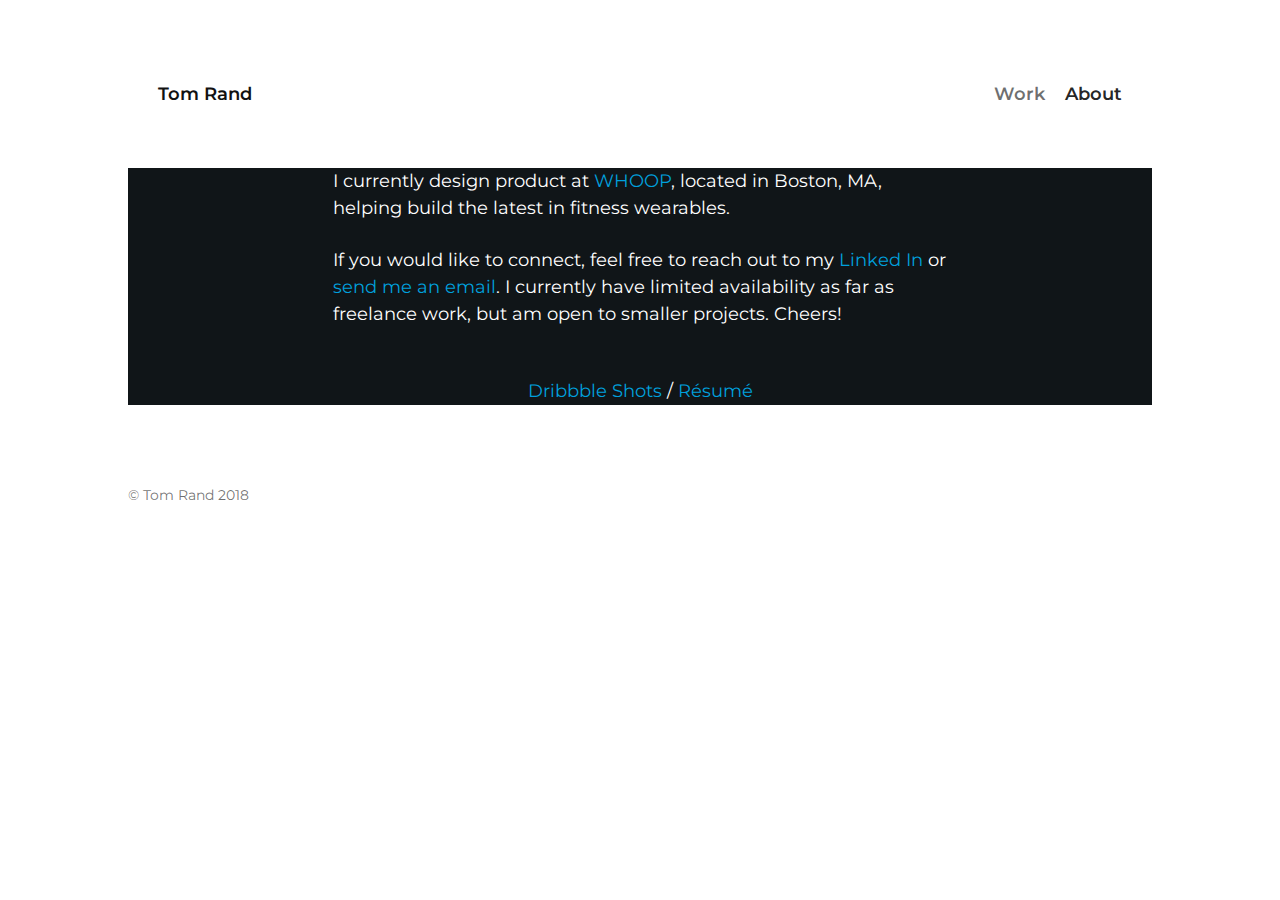
<file: about.html>
<!DOCTYPE html>
<html lang="en">
<head>

  <!-- Basic Page Needs
  –––––––––––––––––––––––––––––––––––––––––––––––––– -->
  <meta charset="utf-8">
  <title>Tom Rand</title>
  <meta name="description" content="">
  <meta name="author" content="">

  <!-- Mobile Specific Metas
  –––––––––––––––––––––––––––––––––––––––––––––––––– -->
  <meta name="viewport" content="width=device-width, initial-scale=1">

  <!-- FONT
  –––––––––––––––––––––––––––––––––––––––––––––––––– -->
  <link href='http://fonts.googleapis.com/css?family=Montserrat:400,700' rel='stylesheet' type='text/css'>

  <!-- CSS
  –––––––––––––––––––––––––––––––––––––––––––––––––– -->
  <link rel="stylesheet" href="css/normalize.css">
  <link rel="stylesheet" href="css/skeleton.css">
  <link rel="stylesheet" type="text/css" href="css/main.css">

  <!-- Favicon
  –––––––––––––––––––––––––––––––––––––––––––––––––– -->
  <link rel="icon" type="image/png" href="images/favicon.ico">
  
    <!-- Hotjar Tracking Code for http://www.tomrand.me -->
    <script>
        (function(h,o,t,j,a,r){
            h.hj=h.hj||function(){(h.hj.q=h.hj.q||[]).push(arguments)};
            h._hjSettings={hjid:159412,hjsv:5};
            a=o.getElementsByTagName('head')[0];
            r=o.createElement('script');r.async=1;
            r.src=t+h._hjSettings.hjid+j+h._hjSettings.hjsv;
            a.appendChild(r);
        })(window,document,'//static.hotjar.com/c/hotjar-','.js?sv=');
    </script>

  

</head>



<body>

  <!-- Primary Page Layout
  –––––––––––––––––––––––––––––––––––––––––––––––––– -->
  <div class="container">
    <div class="row">
      <div class="one-column" style="margin-top: 5%">
        <section id="header" class='row'>
         <header>
            <p>Tom Rand</p>
            <nav>
              <ul>
                <li><a href="index.html">Work</a></li>
                <li><a class="active" href="about.html">About</a></li>
              </ul>   
              <div style="clear:both"></div>
            </nav>
          </header> 
      </section>

    	<section class="about">
        <div class="one-column" style="padding: 0">
        	<p>I currently design product at <a href="www.infinio.com" target="_blank">WHOOP</a>, located in Boston, MA, helping build the latest in fitness wearables.</p>
          <p>If you would like to connect, feel free to reach out to my <a href="http://www.linkedin.com/in/thomasrand" target="_blank">Linked In</a> or <a href="mailto:trand87@gmail.com">send me an email</a>.  I currently have limited availability as far as freelance work, but am open to smaller projects.  Cheers!</p>	
          <div class="work-samples">
            <p><a href="https://dribbble.com/tomrand" target="_blank">Dribbble Shots</a><span> / </span><a href="/images/TomRandResume.pdf" target="_blank">Résumé</a></p>
          </div>  
        </div>     
      </section>
     
      </div>
    </div>
    <section class='footer'>
      <p>© Tom Rand 2018</p>
    </section>
  </div>

<!-- End Document
  –––––––––––––––––––––––––––––––––––––––––––––––––– -->

  <script type="text/javascript" src="js/jquery-1.11.2.min.js"></script>
  <script type="text/javascript" src="js/jquery-ui.js"></script>
  <script type="text/javascript" src="js/main.js"></script>
  <script type="text/javascript" src="js/flowtype.js"></script>
  <script type="text/javascript">
    // Initialize FlowType Plugin
  $('body').flowtype({
     minimum   : 320,
     maximum   : 1200,
     minFont   : 14,
     maxFont   : 18,
     fontRatio : 30
  });
  </script>
</body>

</html>
</file>
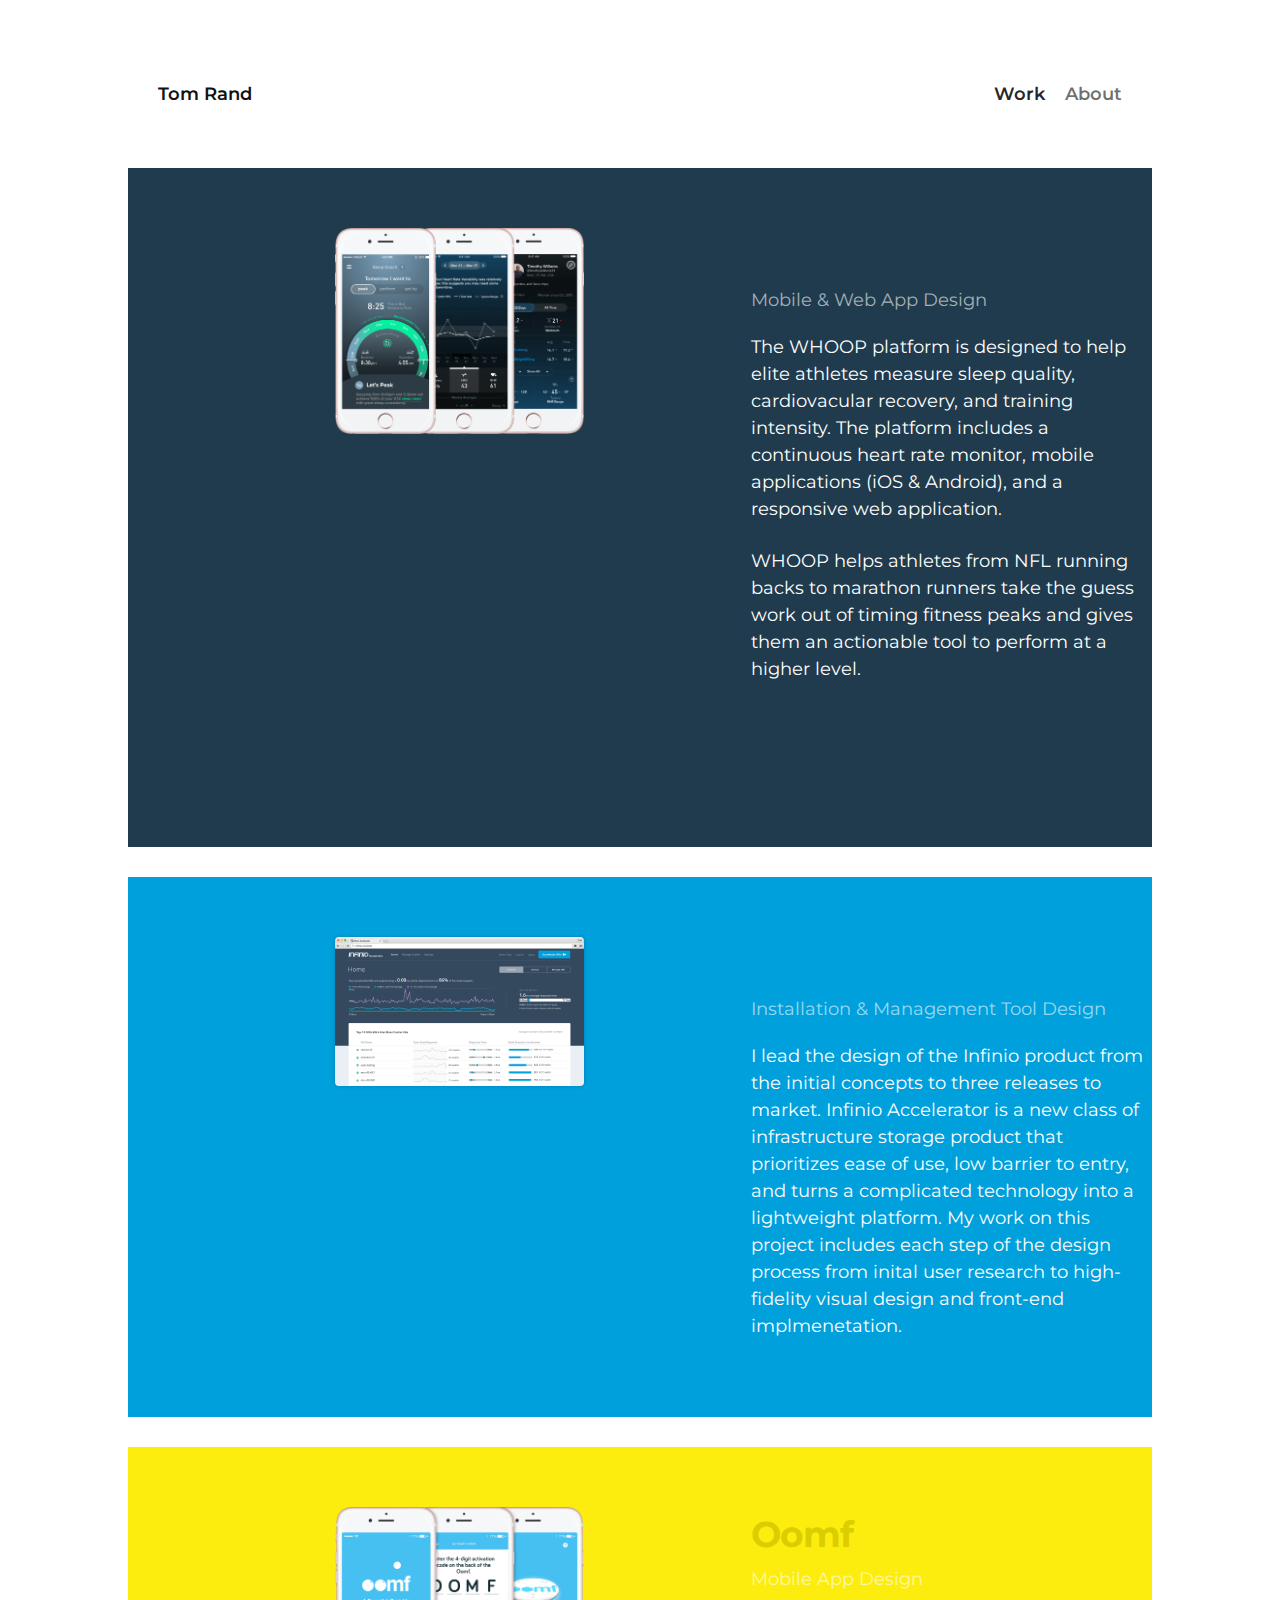
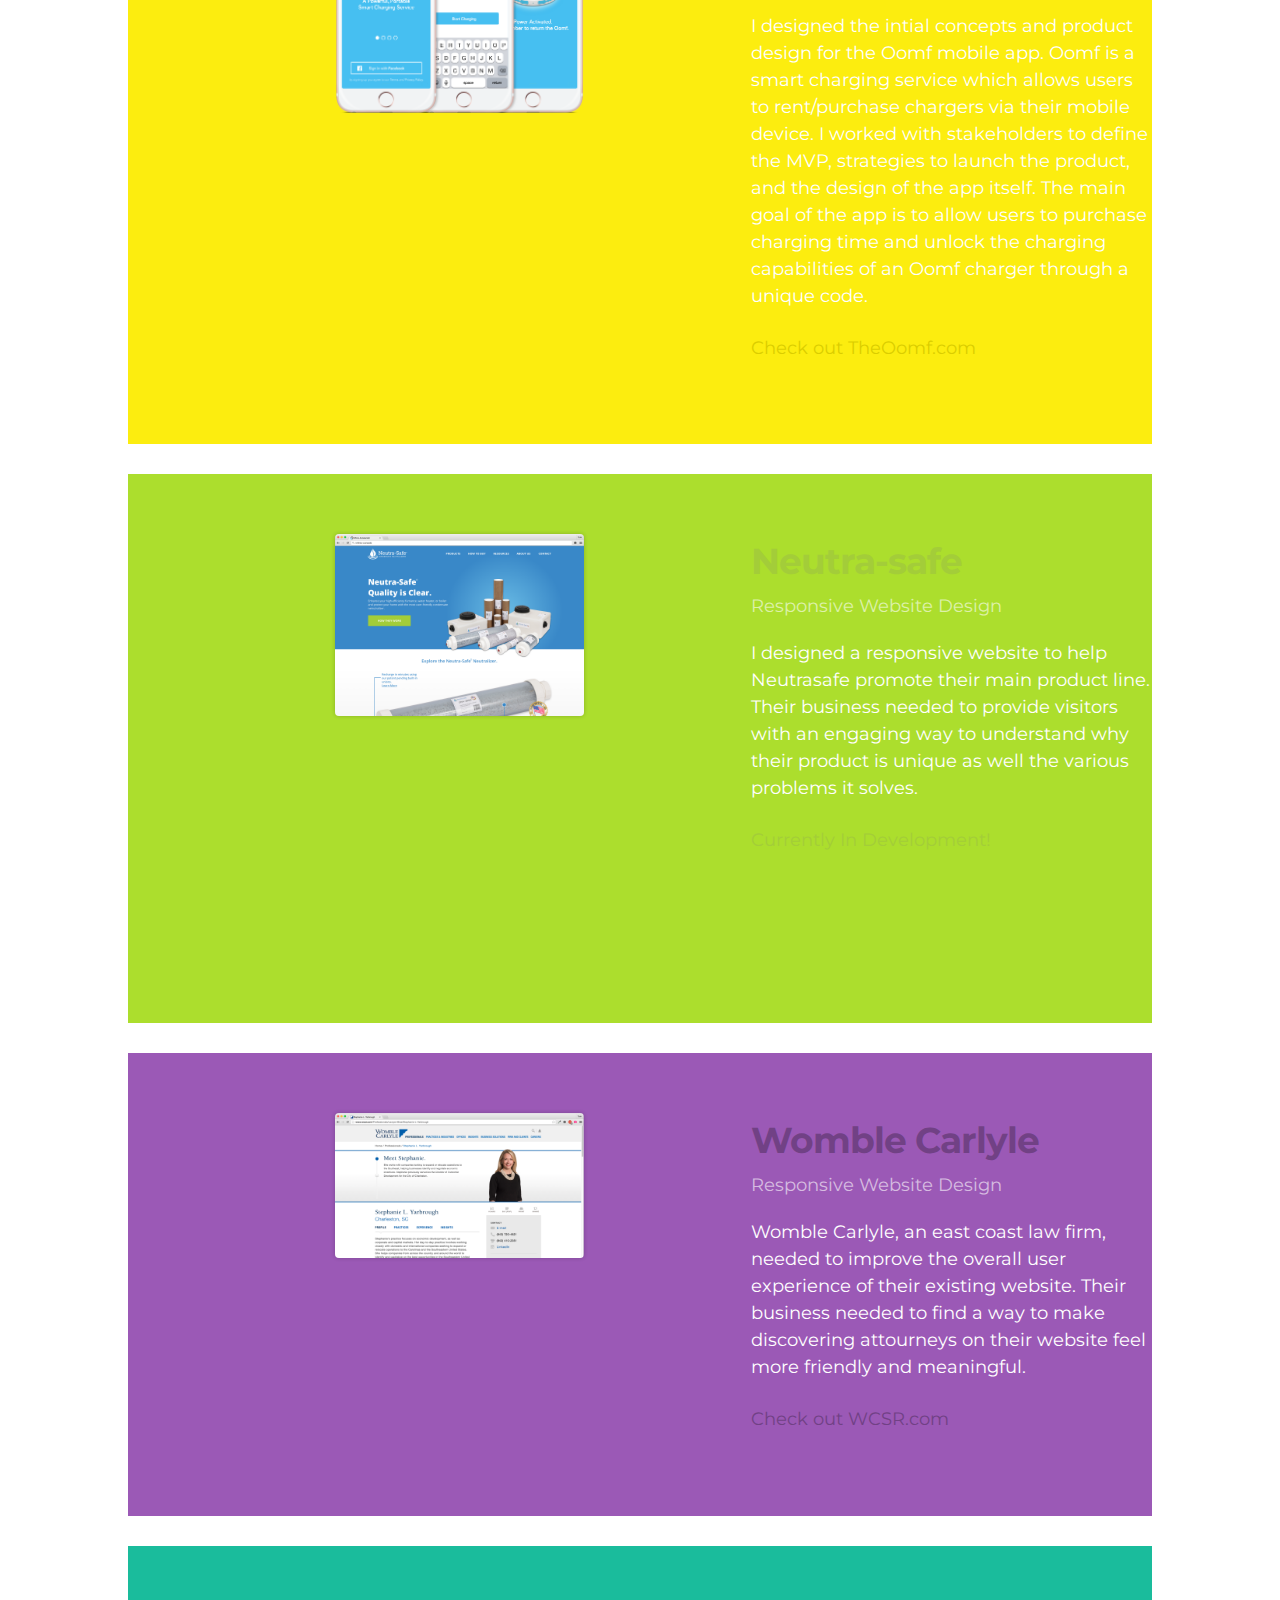
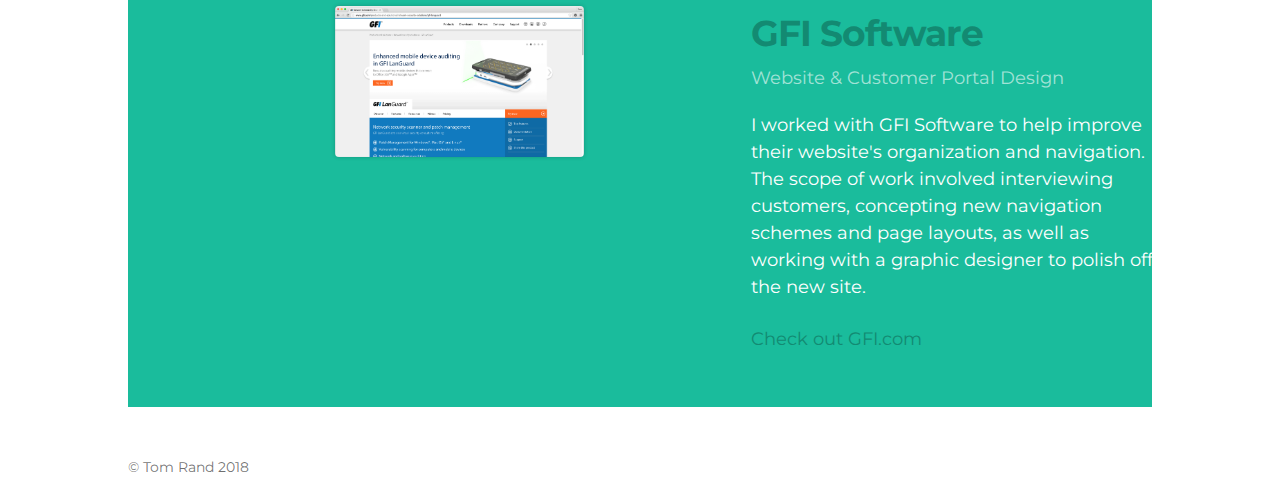
<file: index (OLD).html>
<!DOCTYPE html>
<html lang="en">
<head>

  <!-- Basic Page Needs
  –––––––––––––––––––––––––––––––––––––––––––––––––– -->
  <meta charset="utf-8">
  <title>Tom Rand</title>
  <meta name="description" content="">
  <meta name="author" content="">

  <!-- Mobile Specific Metas
  –––––––––––––––––––––––––––––––––––––––––––––––––– -->
  <meta name="viewport" content="width=device-width, initial-scale=1">

  <!-- FONT
  –––––––––––––––––––––––––––––––––––––––––––––––––– -->
  <link href='http://fonts.googleapis.com/css?family=Montserrat:400,700' rel='stylesheet' type='text/css'>
  <script type="text/javascript">
      (function() {
          var path = '//easy.myfonts.net/v2/js?sid=212147(font-family=Gill+Sans+WGL+Regular)&sid=212935(font-family=Gill+Sans)&sid=212952(font-family=Gill+Sans+Std+Light)&sid=213613(font-family=Gill+Sans+Pro+Cyrillic+Medium)&key=xe1vwfz6CF',
              protocol = ('https:' == document.location.protocol ? 'https:' : 'http:'),
              trial = document.createElement('script');
          trial.type = 'text/javascript';
          trial.async = true;
          trial.src = protocol + path;
          var head = document.getElementsByTagName("head")[0];
          // head.appendChild(trial);
      })();
  </script>

  <!-- CSS
  –––––––––––––––––––––––––––––––––––––––––––––––––– -->
  <link rel="stylesheet" href="css/normalize.css">
  <link rel="stylesheet" href="css/skeleton.css">
  <link rel="stylesheet" type="text/css" href="css/main.css">

  <!-- Favicon
  –––––––––––––––––––––––––––––––––––––––––––––––––– -->
  <link rel="icon" type="image/png" href="images/favicon.ico">
  
  <!-- Hotjar Tracking Code for http://www.tomrand.me -->
  <script>
      (function(h,o,t,j,a,r){
          h.hj=h.hj||function(){(h.hj.q=h.hj.q||[]).push(arguments)};
          h._hjSettings={hjid:159412,hjsv:5};
          a=o.getElementsByTagName('head')[0];
          r=o.createElement('script');r.async=1;
          r.src=t+h._hjSettings.hjid+j+h._hjSettings.hjsv;
          a.appendChild(r);
      })(window,document,'//static.hotjar.com/c/hotjar-','.js?sv=');
  </script>


</head>



<body>

  <!-- Primary Page Layout
  –––––––––––––––––––––––––––––––––––––––––––––––––– -->
  
    
      
        
  <div class="container" style="margin-top: 4%">

    <section id="header" class='row'>
      
      <header>
          <p>Tom Rand</p>
          <nav>
            <ul>
              <li><a class="active" href="index.html">Work</a></li>
              <li><a href="about.html">About</a></li>
            </ul>   
            <div style="clear:both"></div>
          </nav>
        </header>
  
    </section>

    <section project-name='whoop' class='whoop row'>
      <div class="seven columns">
        <div class="screenshot">
          <img src="images/whoop/whoop-screenshots.png" style="box-shadow: none;">  
        </div>
      </div>
      <div class="five columns brief">
        <h3>WHOOP</h3>
        <h6>Mobile & Web App Design</h6>
        <p>The WHOOP platform is designed to help elite athletes measure sleep quality, cardiovacular recovery, and training intensity. The platform includes a continuous heart rate monitor, mobile applications (iOS & Android), and a responsive web application.</p>
        <p>WHOOP helps athletes from NFL running backs to marathon runners take the guess work out of timing fitness peaks and gives them an actionable tool to perform at a higher level.</p>
        <p><a href="http://www.whoop.com" target="_blank">Check out WHOOP.com</a></p>
        <br>
        <br>
        <br>
      </div>
      <div style="clear:both"></div>
    </section>

    <section project-name='infinio' class='blue row'>
      <div class="seven columns">
        <div class="screenshot">
          <img src="images/infinio/home-page.png">  
        </div>
      </div>
      <div class="five columns brief">
        <h3>Infinio Systems</h3>
        <h6>Installation & Management Tool Design</h6>
        <p>I lead the design of the Infinio product from the initial concepts to three releases to market.  Infinio Accelerator is a new class of infrastructure storage product that prioritizes ease of use, low barrier to entry, and turns a complicated technology into a lightweight platform.  My work on this project includes each step of the design process from inital user research to high-fidelity visual design and front-end implmenetation.</p>
        <p><a href="http://www.infinio.com" target="_blank">Check out Infinio.com</a></p>
      </div>
      <div style="clear:both"></div>
    </section>

    <section project-name='infinio' class='light-blue row'>
      <div class="seven columns">
        <div class="screenshot">
          <img src="images/oomf/mobile-screenshots.png" style="box-shadow: none;">  
        </div>
      </div>
      <div class="five columns brief">
        <h3>Oomf</h3>
        <h6>Mobile App Design</h6>
        <p>I designed the intial concepts and product design for the Oomf mobile app.  Oomf is a smart charging service which allows users to rent/purchase chargers via their mobile device.  I worked with stakeholders to define the MVP, strategies to launch the product, and the design of the app itself.  The main goal of the app is to allow users to purchase charging time and unlock the charging capabilities of an Oomf charger through a unique code.</p>
        <p><a href="http://www.theoomf.com" target="_blank">Check out TheOomf.com</a></p>
        <br>
        <br>
      </div>
      <div style="clear:both"></div>
    </section>


    <section project-name='neutra' class='neutra-green row'>
      <div class="seven columns">
        <div class="screenshot">
          <img src="images/neutrasafe/neutrasafe-home.png">  
        </div>
      </div>
      <div class="five columns brief">
        <h3>Neutra-safe</h3>
        <h6>Responsive Website Design</h6>
        <p>I designed a responsive website to help Neutrasafe promote their main product line.  Their business needed to provide visitors with an engaging way to understand why their product is unique as well the various problems it solves.</p>
        <p><a >Currently In Development!</a></p>
        <br>
        <br>
        <br>
        <br>
        <br>
      </div>
      <div style="clear:both"></div>
    </section>


  
    <section project-name='womble' class='purple row'>
      <div class="seven columns">
        <div class="screenshot">
          <img src="images/womble/home.png">  
        </div>
      </div>
      <div class="five columns brief">
        <h3>Womble Carlyle</h3>
        <h6>Responsive Website Design</h6>
        <p>Womble Carlyle, an east coast law firm, needed to improve the overall user experience of their existing website. Their business needed to find a way to make discovering attourneys on their website feel more friendly and meaningful.</p>
        <p><a href="http://www.wcsr.com" target="_blank">Check out WCSR.com</a></p>
        <br>
        <br>
      </div>
      <div style="clear:both"></div>
    </section>

    <section project-name='gfi' class='green row'>
      <div class="seven columns">
        <div class="screenshot">
          <img src="images/gfi/product_page.png">  
        </div>
      </div>
      <div class="five columns brief">
        <h3>GFI Software</h3>
        <h6>Website & Customer Portal Design</h6>
        <p>I worked with GFI Software to help improve their website's organization and navigation. The scope of work involved interviewing customers, concepting new navigation schemes and page layouts, as well as working with a graphic designer to polish off the new site.</p>
        <p><a href="http://www.gfi.com" target="_blank">Check out GFI.com</a></p>
        <br>
      </div>
      <div style="clear:both"></div>
    </section>

       

    <section class='footer'>
      <p>© Tom Rand 2018</p>
    </section>

  </div>

          
      
    
    
  

<!-- End Document
  –––––––––––––––––––––––––––––––––––––––––––––––––– -->

  <script type="text/javascript" src="js/jquery-1.11.2.min.js"></script>
  <script type="text/javascript" src="js/jquery-ui.js"></script>
  <script type="text/javascript" src="js/main.js"></script>
  <script type="text/javascript" src="js/flowtype.js"></script>
  <script type="text/javascript">
    // Initialize FlowType Plugin
  $('body').flowtype({
     minimum   : 320,
     maximum   : 1200,
     minFont   : 12,
     maxFont   : 18,
     fontRatio : 30
  });
  </script>
</body>

</html>
</file>
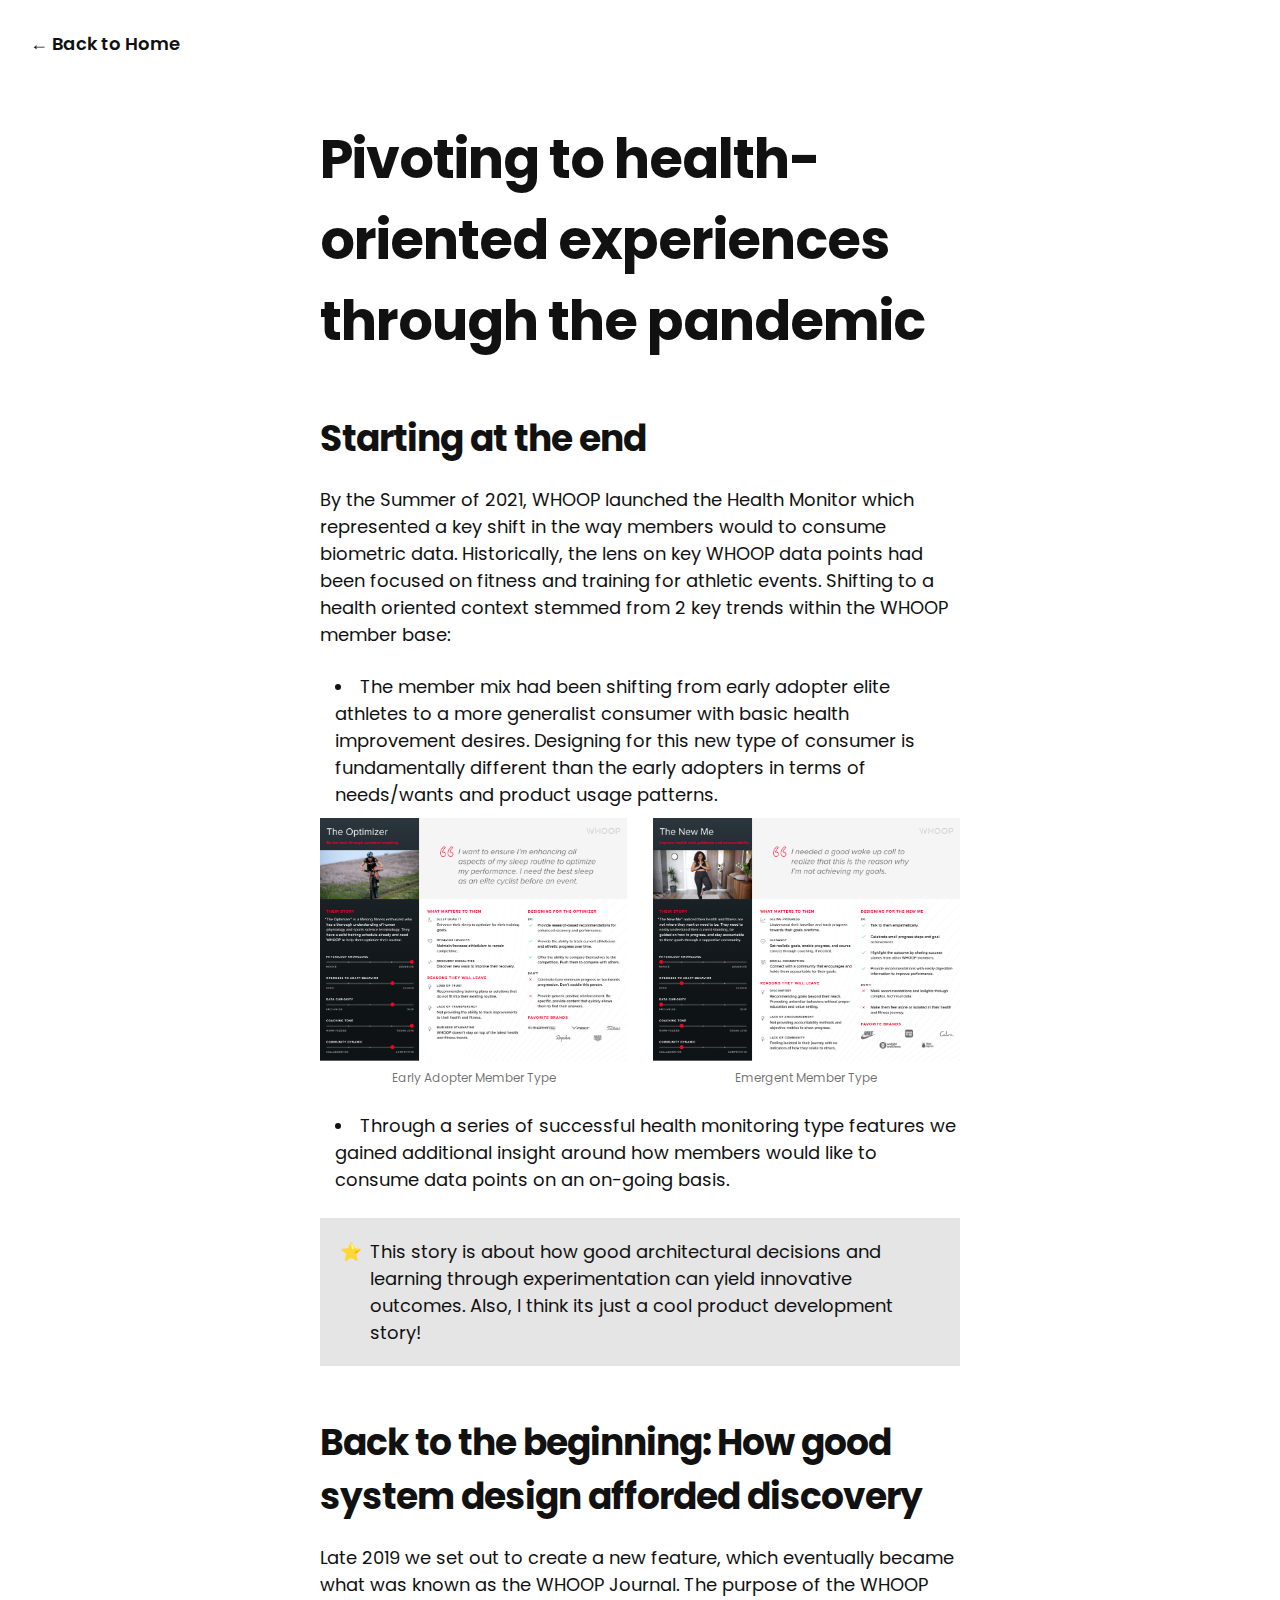
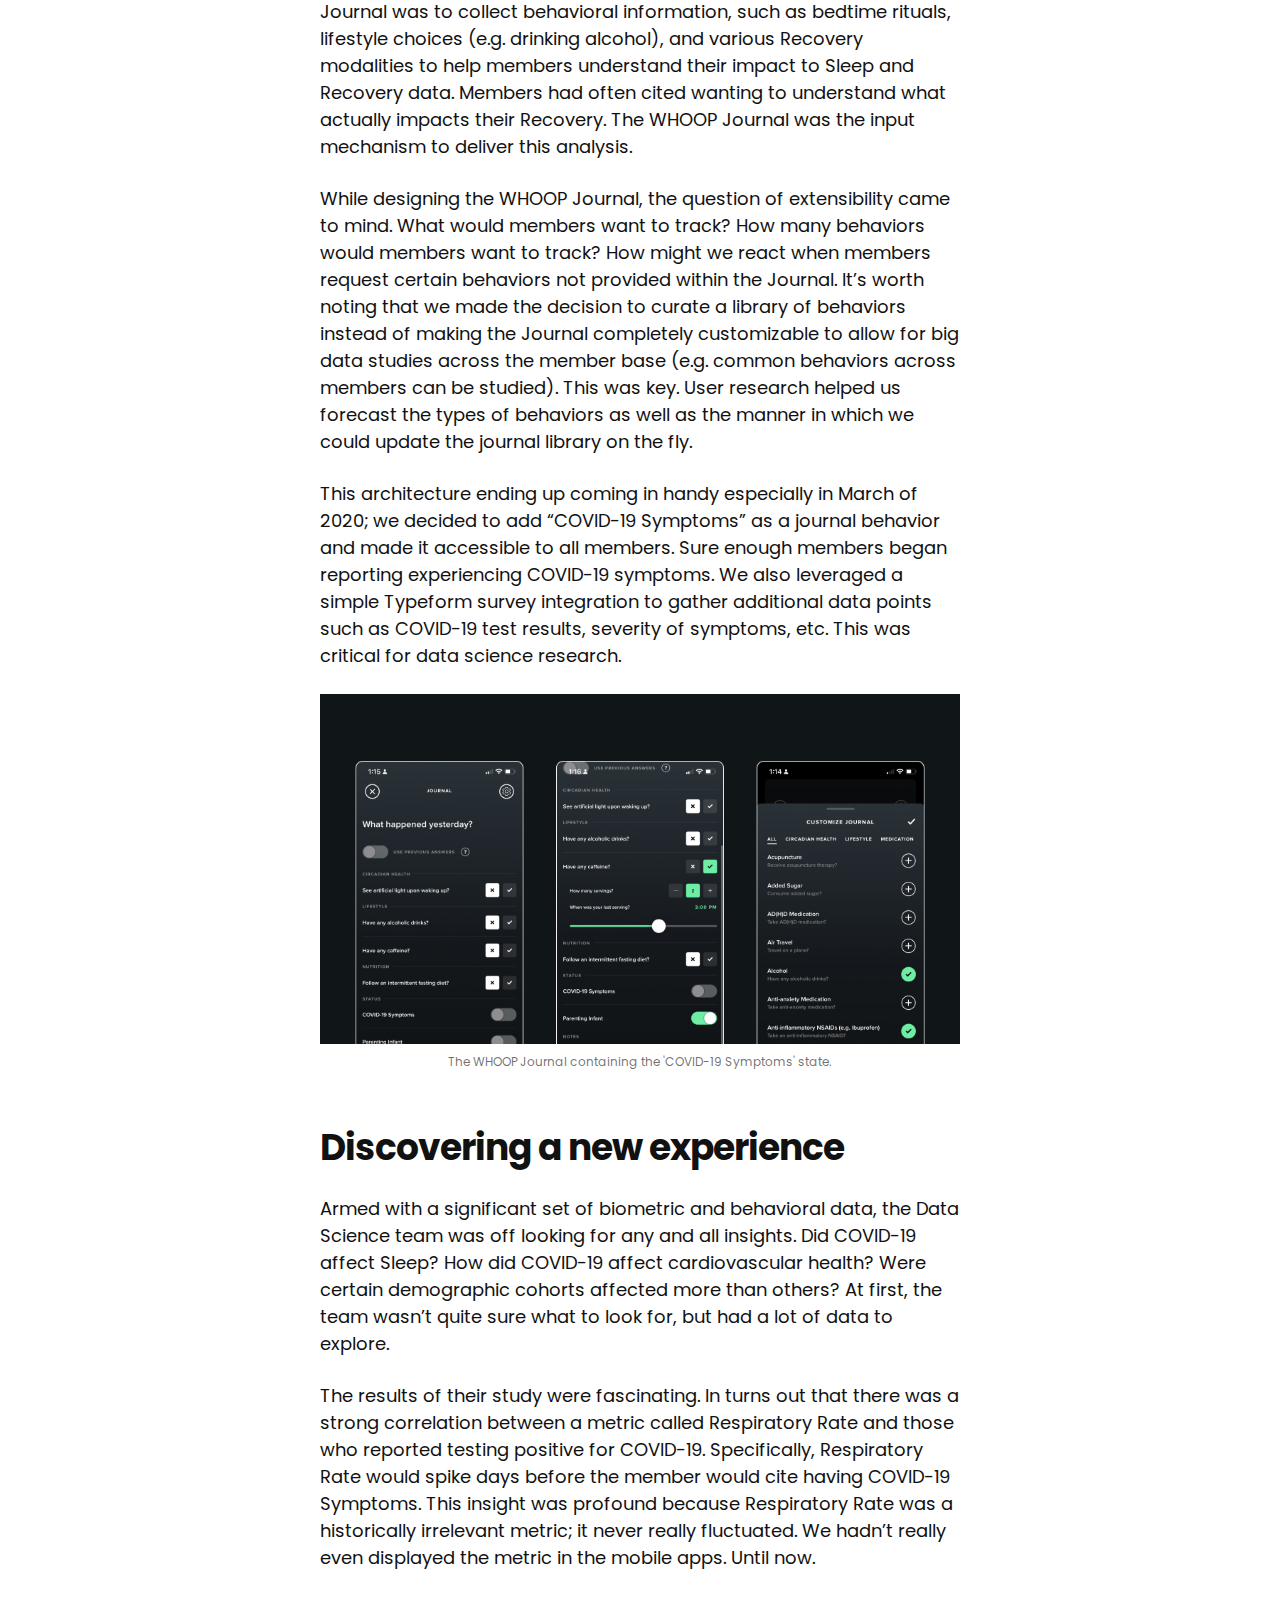
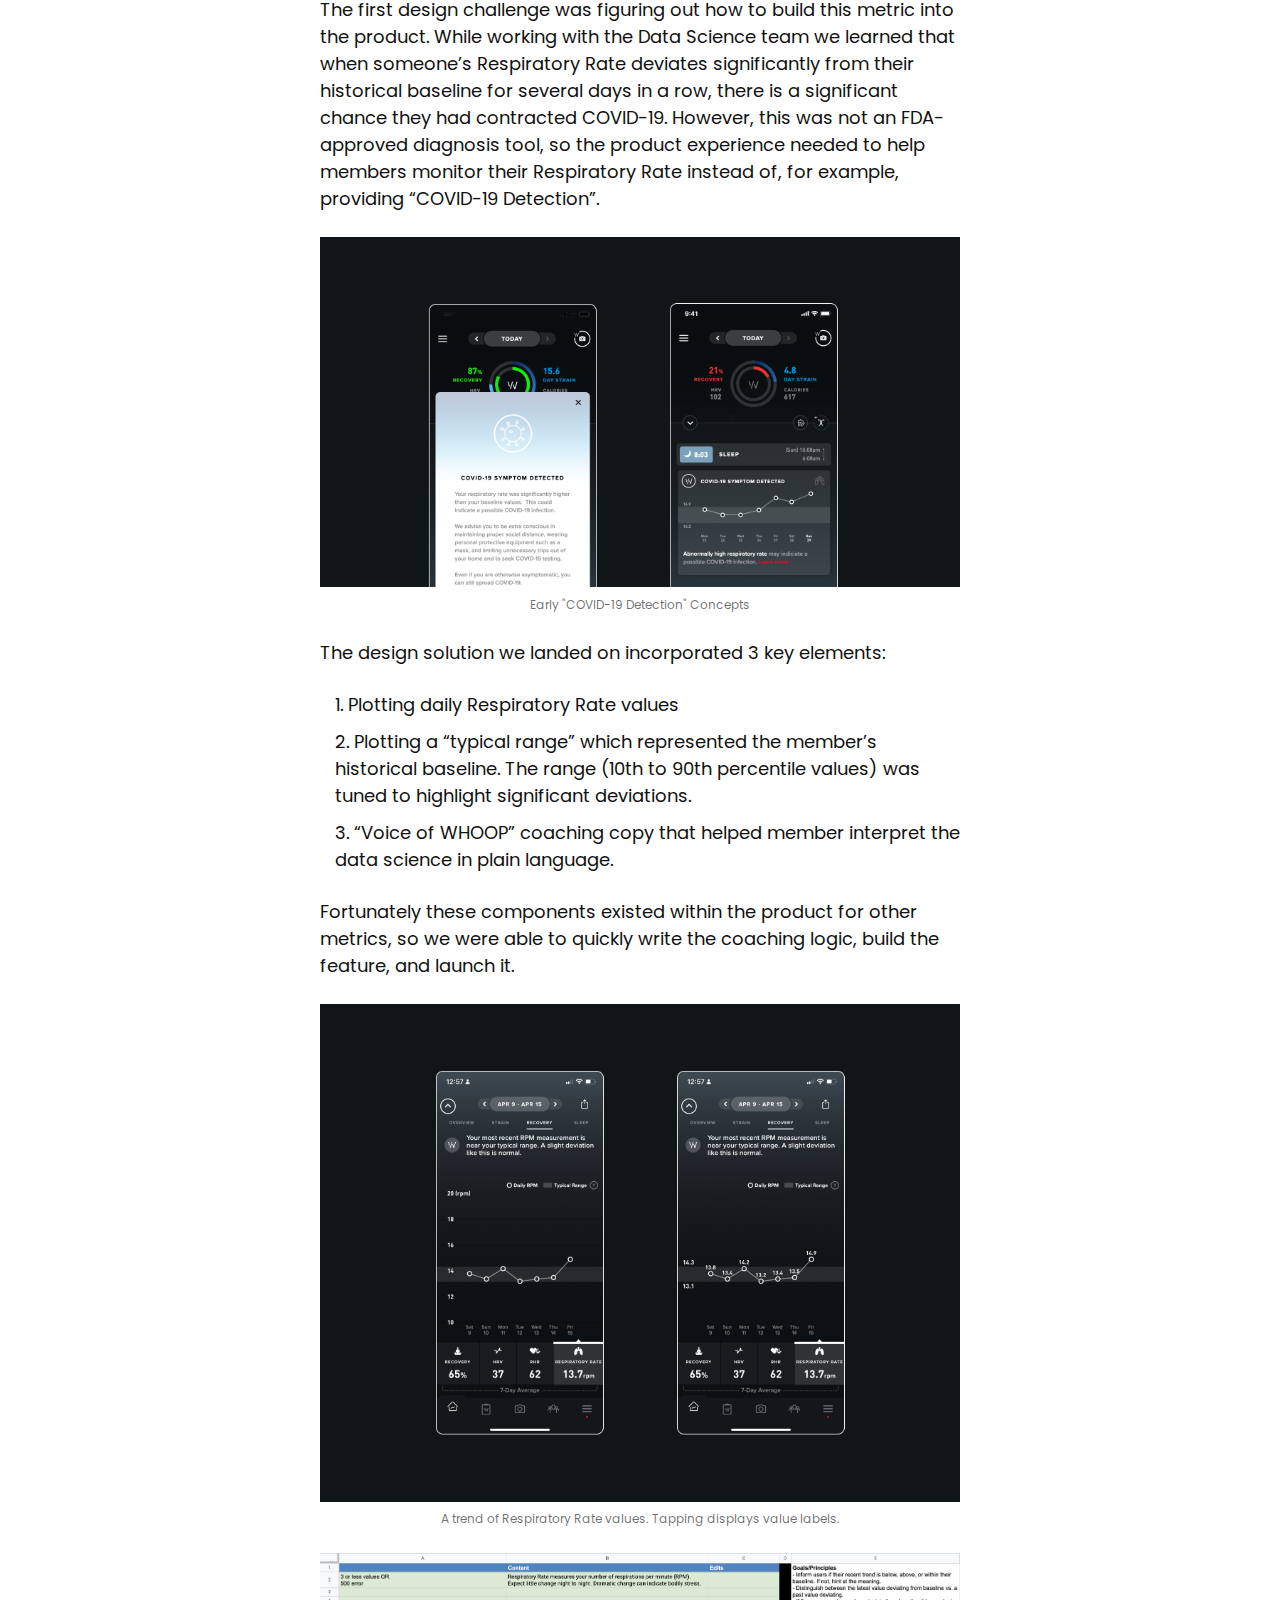
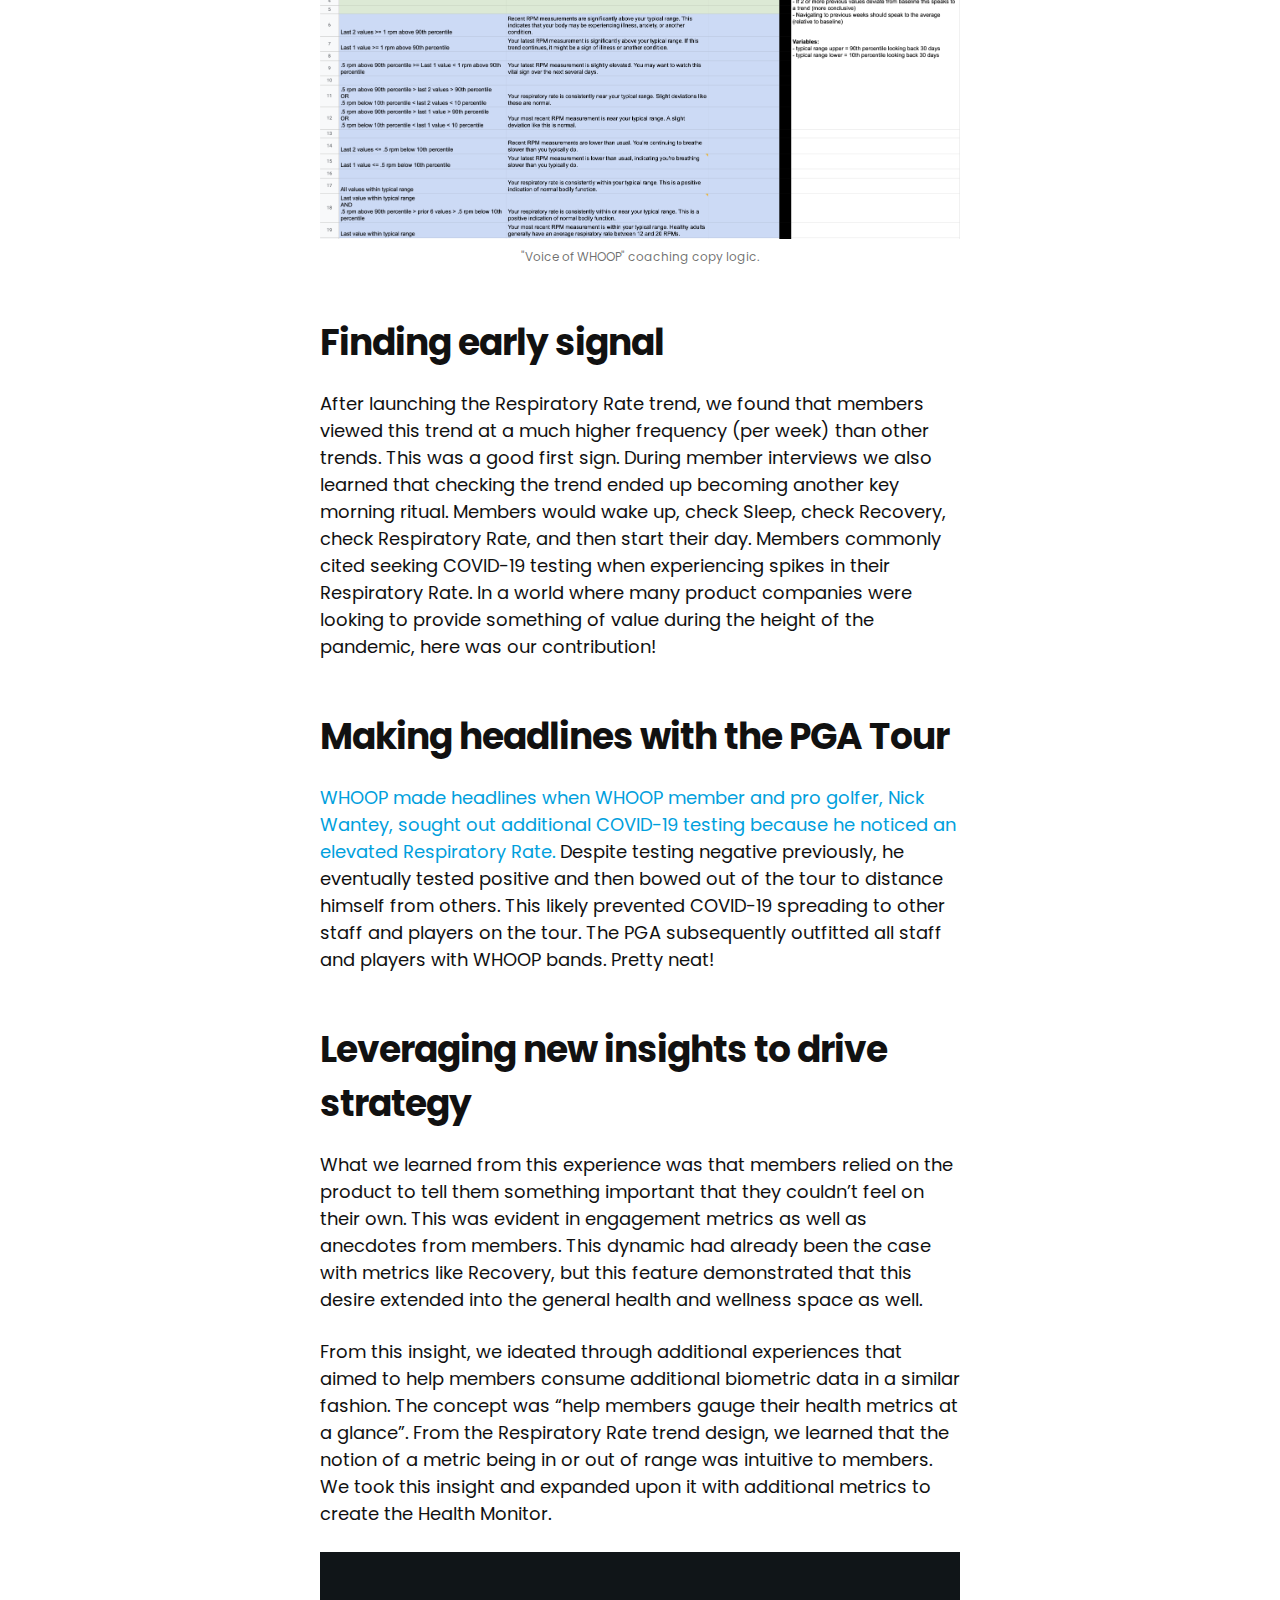
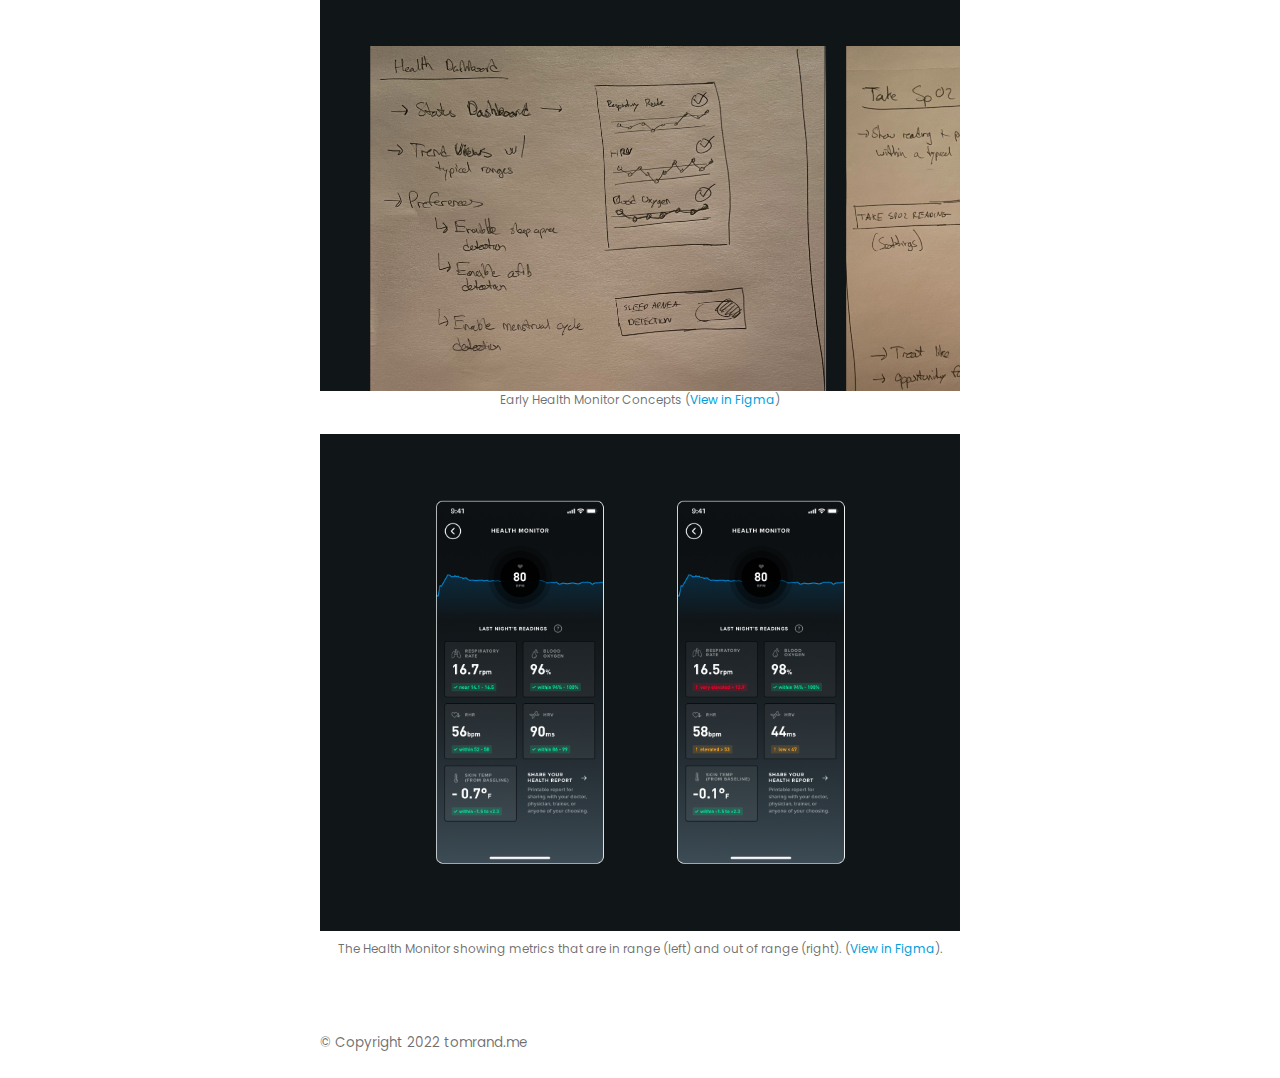
<file: pandemic-pivot.html>
<!DOCTYPE html>
<html lang="en">
<head>

  <!-- Basic Page Needs
  –––––––––––––––––––––––––––––––––––––––––––––––––– -->
  <meta charset="utf-8">
  <title>Tom Rand</title>
  <meta name="description" content="">
  <meta name="author" content="">

  <!-- Mobile Specific Metas
  –––––––––––––––––––––––––––––––––––––––––––––––––– -->
  <meta name="viewport" content="width=device-width, initial-scale=1">

  <!-- FONT
  –––––––––––––––––––––––––––––––––––––––––––––––––– -->
  <link rel="preconnect" href="https://fonts.googleapis.com">
  <link rel="preconnect" href="https://fonts.gstatic.com" crossorigin>
  <link href="https://fonts.googleapis.com/css2?family=Poppins:ital,wght@0,100;0,200;0,300;0,400;0,500;0,600;0,700;0,800;0,900;1,100;1,200;1,300;1,400;1,500;1,600;1,700;1,800;1,900&display=swap" rel="stylesheet">  


  <!-- CSS
  –––––––––––––––––––––––––––––––––––––––––––––––––– -->
  <link rel="stylesheet" href="css/normalize.css">
  <link rel="stylesheet" href="css/skeleton.css">
  <link rel="stylesheet" type="text/css" href="css/main.css">

  <!-- Favicon
  –––––––––––––––––––––––––––––––––––––––––––––––––– -->
  <link rel="icon" type="image/png" href="images/favicon.ico">
  
</head>



<body>
  <section id="header" class='row'>   
    <header>
        <a href="/"><p>&#8592; Back to Home</p></a>
        <nav style="display: none;">
          <ul>
            <li><a class="active" href="index.html">Work</a></li>
            <li><a href="about.html">About</a></li>
          </ul>   
          <div style="clear:both"></div>
        </nav>
      </header>
  </section> 

  <!-- Primary Page Layout
  –––––––––––––––––––––––––––––––––––––––––––––––––– -->
  <div class="container story">
    <div class="row">
      <div class="one-column" style="margin-top: 5%">
        <h2>Pivoting to health-oriented experiences through the pandemic</h2>
        <h3>Starting at the end</h3>
        <p>By the Summer of 2021, WHOOP launched the Health Monitor which represented a key shift in the way members would to consume biometric data. Historically, the lens on key WHOOP data points had been focused on fitness and training for athletic events. Shifting to a health oriented context stemmed from 2 key trends within the WHOOP member base:</p> 
        <ul>
          <li>The member mix had been shifting from early adopter elite athletes to a more generalist consumer with basic health improvement desires. Designing for this new type of consumer is fundamentally different than the early adopters in terms of needs/wants and product usage patterns.</li>
          <div class="row ">
            <div class="six columns" style="padding-left: 0;">
              <img class="feature" src="images/whoop/feature-persona-optimizer.png">
              <p class="caption">Early Adopter Member Type</p>
            </div>
            <div class="six columns">
              <img class="feature" src="images/whoop/feature-persona-newme.png">
              <p class="caption">Emergent Member Type</p>
            </div>
          </div>
          <li>Through a series of successful health monitoring type features we gained additional insight around how members would like to consume data points on an on-going basis.</li>
        </ul>    

        <div class="callout">
          <div class="icon">
            ⭐
          </div>
          <div class="content">
             <p>This story is about how good architectural decisions and learning through experimentation can yield innovative outcomes. Also, I think its just a cool product development story!</p>  
          </div>
          <div style="clear: both;"></div>
        </div>

        <h3>Back to the beginning: How good system design afforded discovery</h3>
        <p>Late 2019 we set out to create a new feature, which eventually became what was known as the WHOOP Journal. The purpose of the WHOOP Journal was to collect behavioral information, such as bedtime rituals, lifestyle choices (e.g. drinking alcohol), and various Recovery modalities to help members understand their impact to Sleep and Recovery data. Members had often cited wanting to understand what actually impacts their Recovery. The WHOOP Journal was the input mechanism to deliver this analysis.</p>
        <p>While designing the WHOOP Journal, the question of extensibility came to mind. What would members want to track? How many behaviors would members want to track? How might we react when members request certain behaviors not provided within the Journal. It’s worth noting that we made the decision to curate a library of behaviors instead of making the Journal completely customizable to allow for big data studies across the member base (e.g. common behaviors across members can be studied). This was key. User research helped us forecast the types of behaviors as well as the manner in which we could update the journal library on the fly. </p>
        <p>This architecture ending up coming in handy especially in March of 2020; we decided to add “COVID-19 Symptoms” as a journal behavior and made it accessible to all members. Sure enough members began reporting experiencing COVID-19 symptoms. We also leveraged a simple Typeform survey integration to gather additional data points such as COVID-19 test results, severity of symptoms, etc. This was critical for data science research.</p>
        <img class="feature" src="images/whoop/feature-journal.png">
        <p class="caption">The WHOOP Journal containing the 'COVID-19 Symptoms' state.</p>

        <h3>Discovering a new experience</h3>
        <p>Armed with a significant set of biometric and behavioral data, the Data Science team was off looking for any and all insights. Did COVID-19 affect Sleep? How did COVID-19 affect cardiovascular health? Were certain demographic cohorts affected more than others? At first, the team wasn’t quite sure what to look for, but had a lot of data to explore.</p>
        <p>The results of their study were fascinating. In turns out that there was a strong correlation between a metric called Respiratory Rate and those who reported testing positive for COVID-19. Specifically, Respiratory Rate would spike days before the member would cite having COVID-19 Symptoms. This insight was profound because Respiratory Rate was a historically irrelevant metric; it never really fluctuated. We hadn’t really even displayed the metric in the mobile apps. Until now.</p>
        <p>The first design challenge was figuring out how to build this metric into the product. While working with the Data Science team we learned that when someone’s Respiratory Rate deviates significantly from their historical baseline for several days in a row, there is a significant chance they had contracted COVID-19. However, this was not an FDA-approved diagnosis tool, so the product experience needed to help members monitor their Respiratory Rate instead of, for example, providing “COVID-19 Detection”.</p>
        <img class="feature" src="images/whoop/feature-respiratory-rate-concepts.png">
        <p class="caption">Early "COVID-19 Detection" Concepts</p>
        <p>The design solution we landed on incorporated 3 key elements:</p>
        <ol>
          <li>Plotting daily Respiratory Rate values</li>
          <li>Plotting a “typical range” which represented the member’s historical baseline. The range (10th to 90th percentile values) was tuned to highlight significant deviations.</li>
          <li>“Voice of WHOOP” coaching copy that helped member interpret the data science in plain language.</li> 
        </ol>
        <p>Fortunately these components existed within the product for other metrics, so we were able to quickly write the coaching logic, build the feature, and launch it.</p>
        <img class="feature" src="images/whoop/feature-rr.png">
        <p class="caption">A trend of Respiratory Rate values. Tapping displays value labels.</p>

        <img class="feature" src="images/whoop/feature-vow.png">
        <p class="caption">"Voice of WHOOP" coaching copy logic.</p>

        <h3>Finding early signal</h3>
        <p>After launching the Respiratory Rate trend, we found that members viewed this trend at a much higher frequency (per week) than other trends. This was a good first sign. During member interviews we also learned that checking the trend ended up becoming another key morning ritual. Members would wake up, check Sleep, check Recovery, check Respiratory Rate, and then start their day. Members commonly cited seeking COVID-19 testing when experiencing spikes in their Respiratory Rate. In a world where many product companies were looking to provide something of value during the height of the pandemic, here was our contribution!</p>

        <h3>Making headlines with the PGA Tour</h3>
        <p><a target="_blank" href="https://www.espn.com/golf/story/_/id/29339948/how-pga-tour-pro-nick-watney-positive-covid-19-test-revealed-need-ongoing-adjustments">WHOOP made headlines when WHOOP member and pro golfer, Nick Wantey, sought out additional COVID-19 testing because he noticed an elevated Respiratory Rate.</a> Despite testing negative previously, he eventually tested positive and then bowed out of the tour to distance himself from others. This likely prevented COVID-19 spreading to other staff and players on the tour. The PGA subsequently outfitted all staff and players with WHOOP bands. Pretty neat!</p>

        <h3>Leveraging new insights to drive strategy</h3>
        <p>What we learned from this experience was that members relied on the product to tell them something important that they couldn’t feel on their own. This was evident in engagement metrics as well as anecdotes from members. This dynamic had already been the case with metrics like Recovery, but this feature demonstrated that this desire extended into the general health and wellness space as well.</p>
        <p>From this insight, we ideated through additional experiences that aimed to help members consume additional biometric data in a similar fashion. The concept was “help members gauge their health metrics at a glance”. From the Respiratory Rate trend design, we learned that the notion of a metric being in or out of range was intuitive to members. We took this insight and expanded upon it with additional metrics to create the Health Monitor.</p>
        <div class="horiz-scroll" style="height:439px">
          <img src="images/whoop/feature-healthmonitor-concepts.png">
        </div>
        <p class="caption">Early Health Monitor Concepts (<a href="https://www.figma.com/file/LCliP7x6RIM5u4vsFLw9el/Tom-Rand-Selected-Works?node-id=88%3A47523" target="_blank">View in Figma</a>)</p>
        <img class="feature" src="images/whoop/feature-healthmonitor.png">
        <p class="caption" target="_blank" href="https://www.figma.com/file/LCliP7x6RIM5u4vsFLw9el/Tom-Rand-Selected-Works?node-id=2%3A12272">The Health Monitor showing metrics that are in range (left) and out of range (right). (<a target="_blank" href="https://www.figma.com/file/LCliP7x6RIM5u4vsFLw9el/Tom-Rand-Selected-Works?node-id=2%3A12272">View in Figma</a>).</p>




      </div>
    </div>
    <section class='footer'>
      <p>© Copyright 2022 tomrand.me</p>
    </section>


  </div>

<!-- End Document
  –––––––––––––––––––––––––––––––––––––––––––––––––– -->

  <script type="text/javascript" src="js/jquery-3.6.0.min.js"></script>
  <script type="text/javascript" src="js/flowtype.js"></script>
  <script type="text/javascript" src="js/main.js"></script>
  <script type="text/javascript">
    // Initialize FlowType Plugin
  $('body').flowtype({
     minimum   : 320,
     maximum   : 1200,
     minFont   : 12,
     maxFont   : 18,
     fontRatio : 30
  });
  </script>

</body>



</html>
</file>
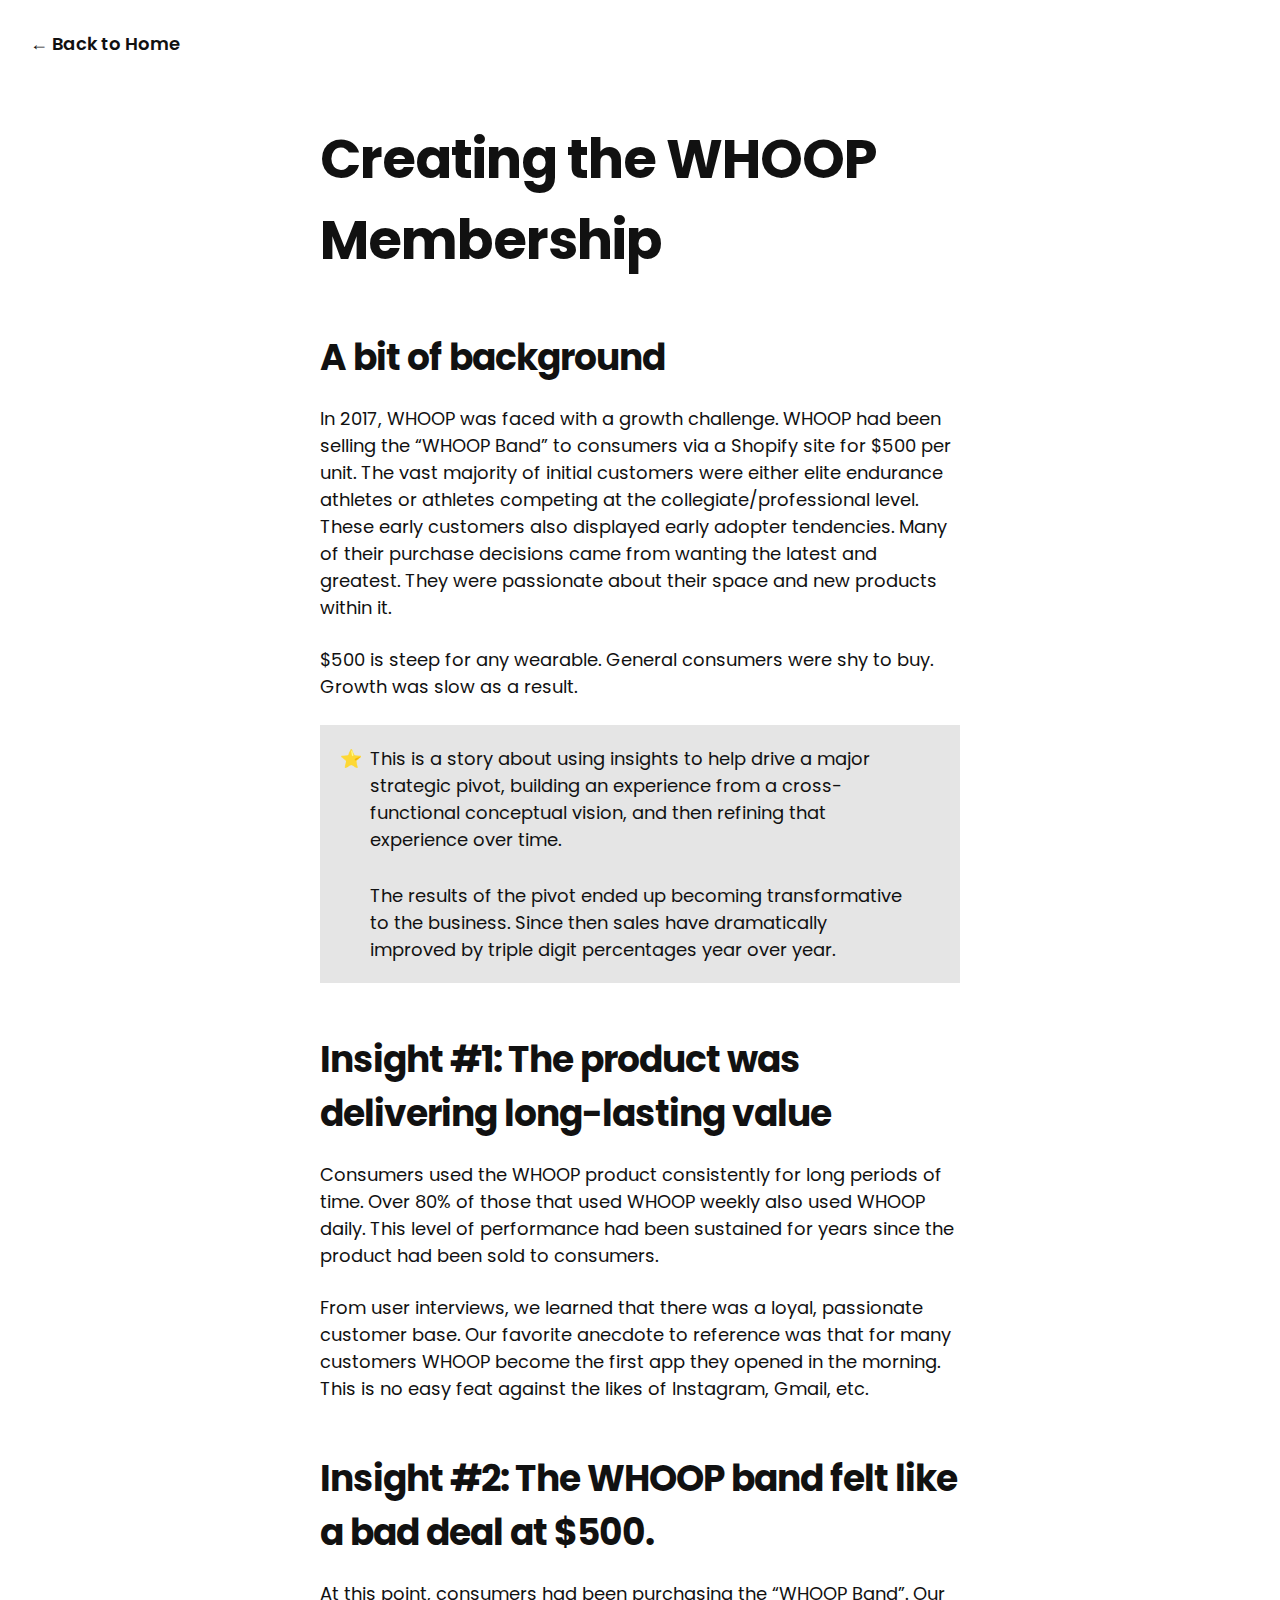
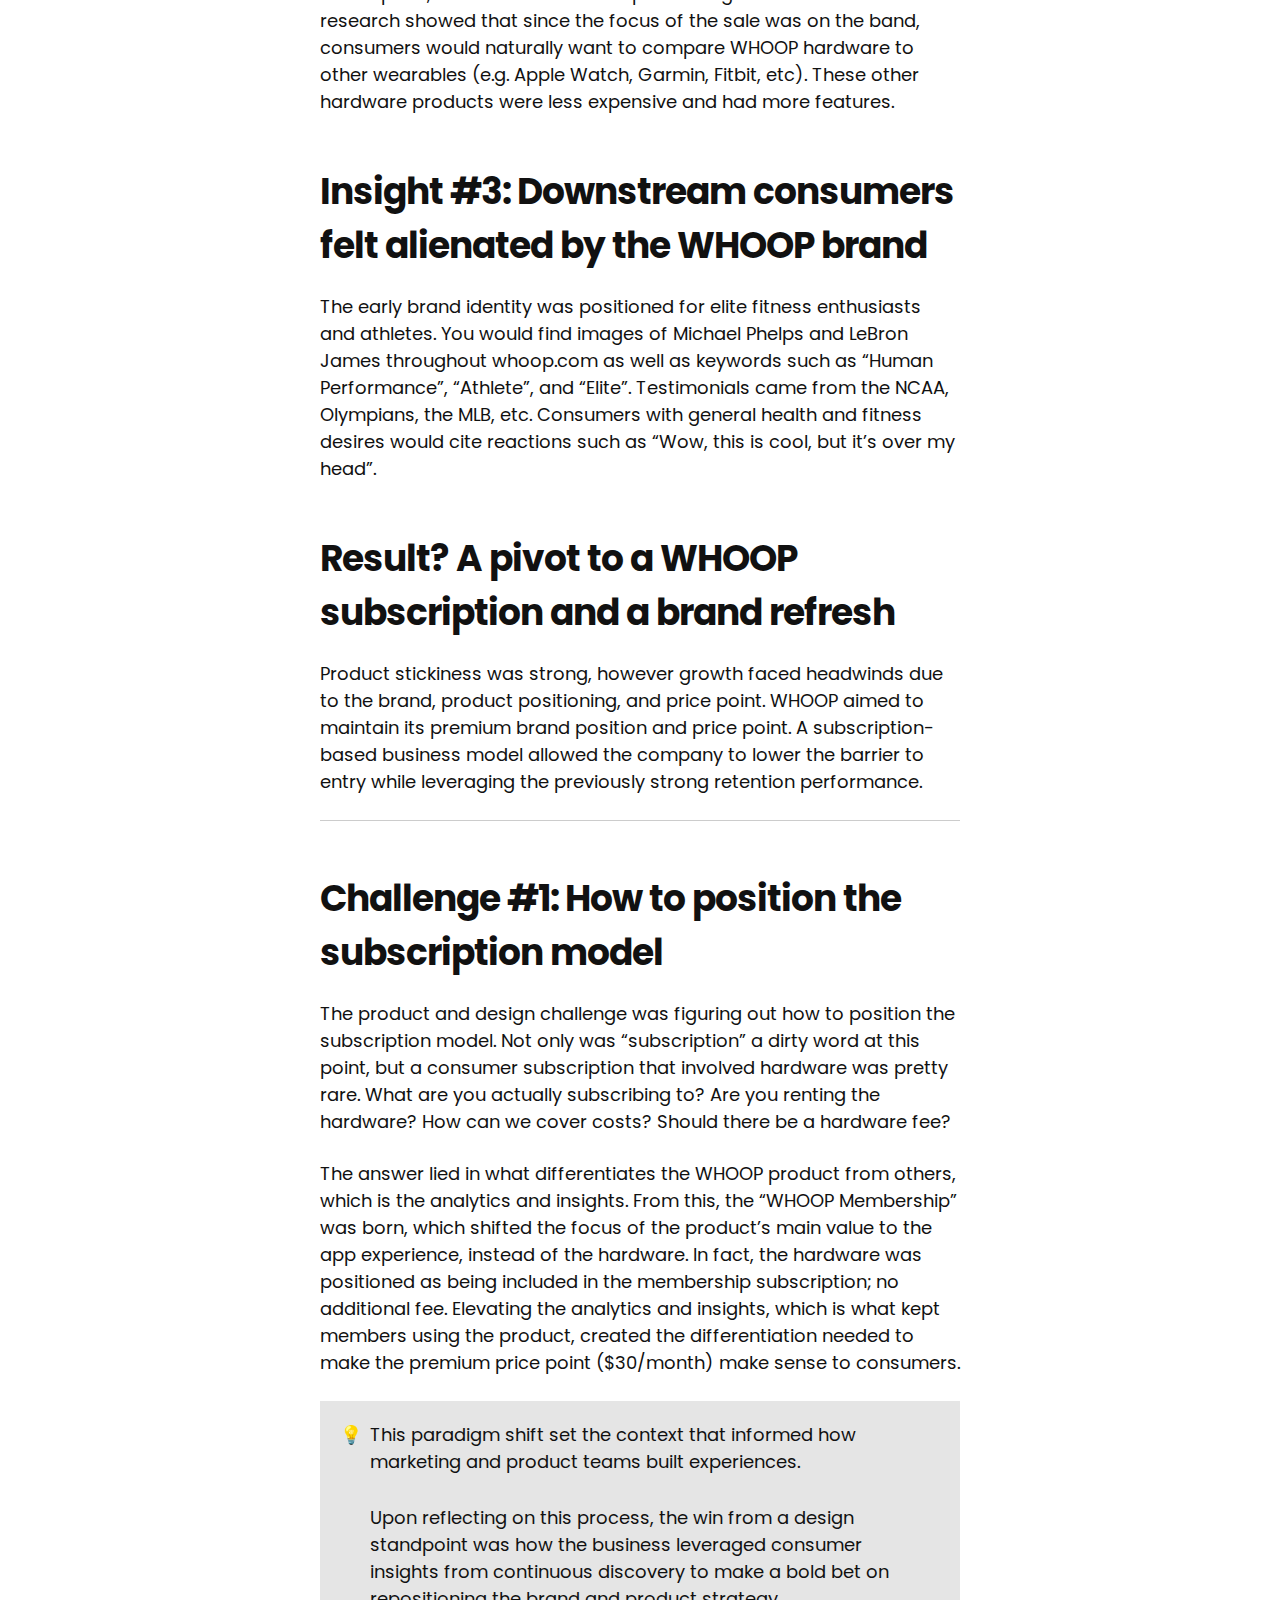
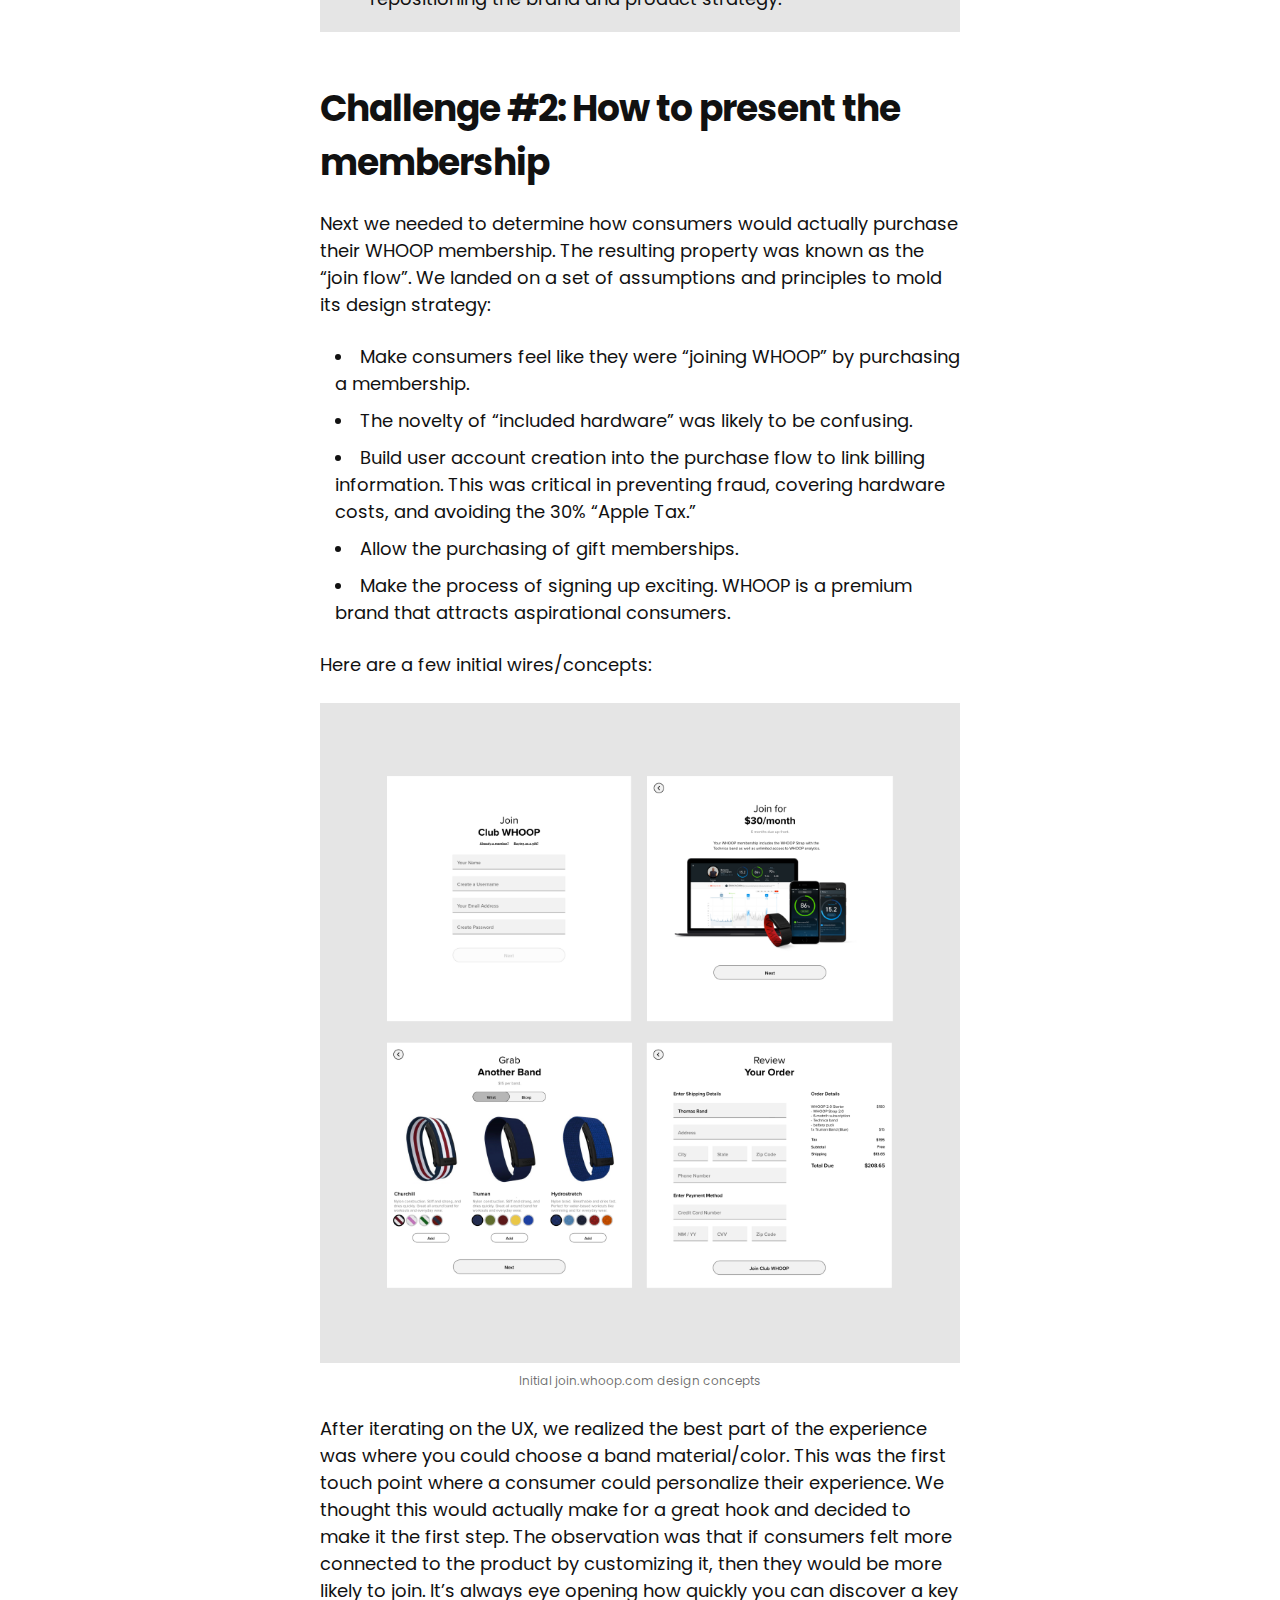
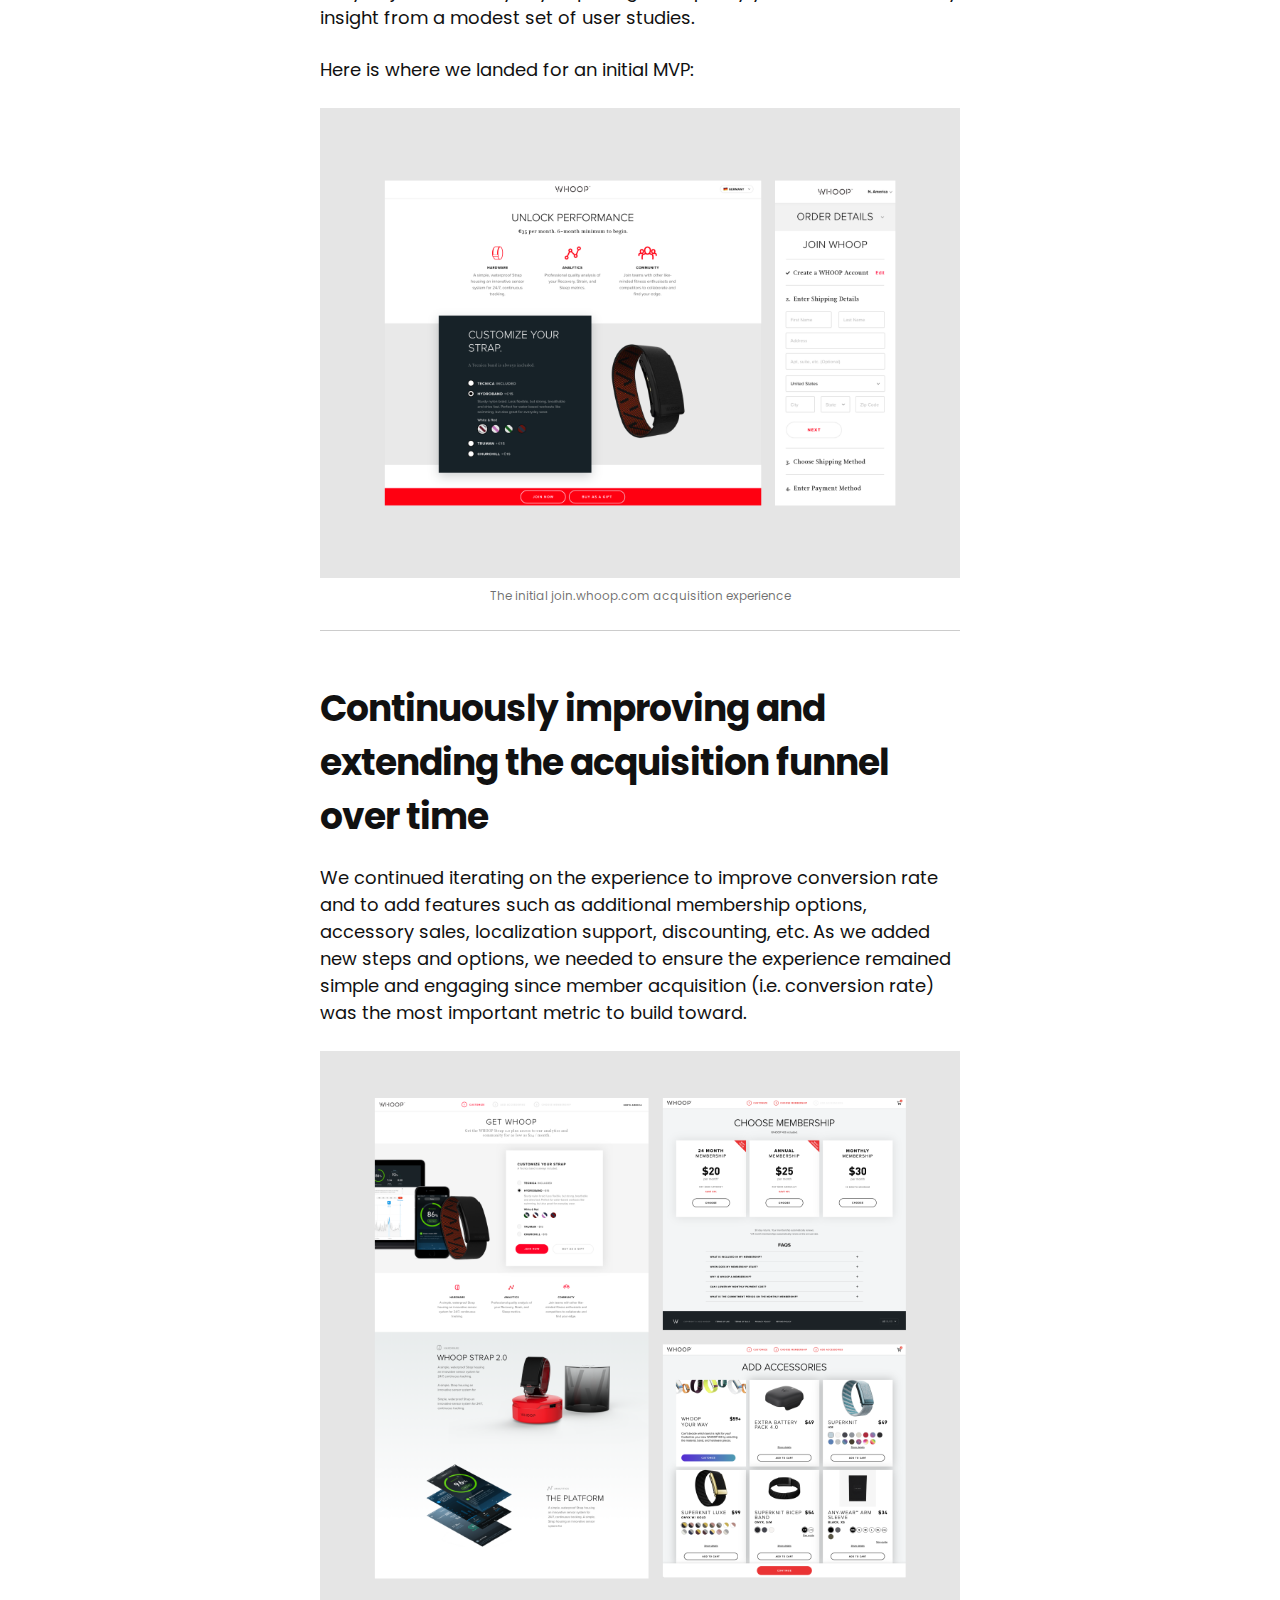
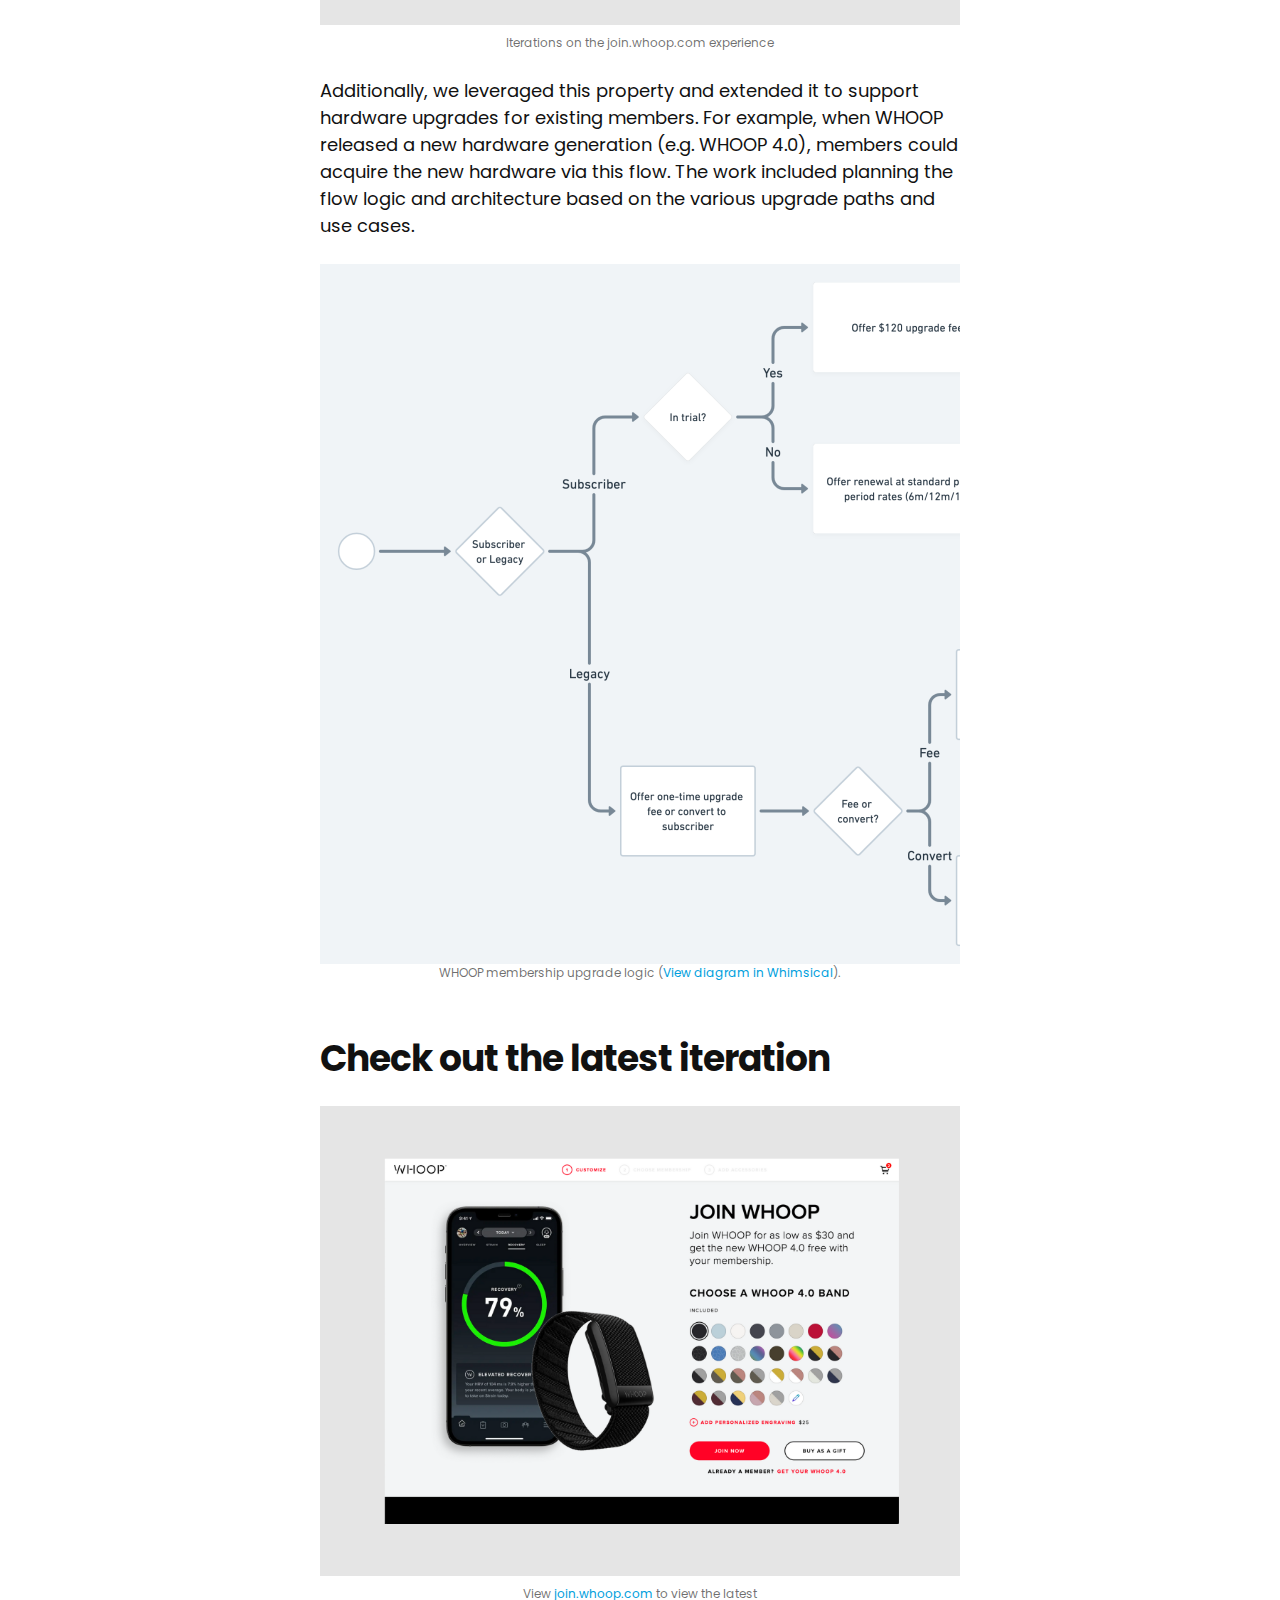
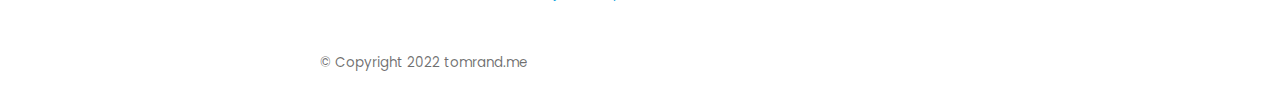
<file: whoop-membership.html>
<!DOCTYPE html>
<html lang="en">
<head>

  <!-- Basic Page Needs
  –––––––––––––––––––––––––––––––––––––––––––––––––– -->
  <meta charset="utf-8">
  <title>Tom Rand</title>
  <meta name="description" content="">
  <meta name="author" content="">

  <!-- Mobile Specific Metas
  –––––––––––––––––––––––––––––––––––––––––––––––––– -->
  <meta name="viewport" content="width=device-width, initial-scale=1">

  <!-- FONT
  –––––––––––––––––––––––––––––––––––––––––––––––––– -->
  <link rel="preconnect" href="https://fonts.googleapis.com">
  <link rel="preconnect" href="https://fonts.gstatic.com" crossorigin>
  <link href="https://fonts.googleapis.com/css2?family=Poppins:ital,wght@0,100;0,200;0,300;0,400;0,500;0,600;0,700;0,800;0,900;1,100;1,200;1,300;1,400;1,500;1,600;1,700;1,800;1,900&display=swap" rel="stylesheet">  


  <!-- CSS
  –––––––––––––––––––––––––––––––––––––––––––––––––– -->
  <link rel="stylesheet" href="css/normalize.css">
  <link rel="stylesheet" href="css/skeleton.css">
  <link rel="stylesheet" type="text/css" href="css/main.css">

  <!-- Favicon
  –––––––––––––––––––––––––––––––––––––––––––––––––– -->
  <link rel="icon" type="image/png" href="images/favicon.ico">
  
  

</head>



<body>
  <section id="header" class='row'>   
    <header>
        <a href="/"><p>&#8592; Back to Home</p></a>
        <nav style="display: none;">
          <ul>
            <li><a class="active" href="index.html">Work</a></li>
            <li><a href="about.html">About</a></li>
          </ul>   
          <div style="clear:both"></div>
        </nav>
      </header>
  </section> 

  <!-- Primary Page Layout
  –––––––––––––––––––––––––––––––––––––––––––––––––– -->
  <div class="container story">
    <div class="row">
      <div class="one-column" style="margin-top: 5%">
        <h2>Creating the WHOOP Membership</h2>

        <h3>A bit of background </h3>
        <p>In 2017, WHOOP was faced with a growth challenge. WHOOP had been selling the “WHOOP Band” to consumers via a Shopify site for $500 per unit. The vast majority of initial customers were either elite endurance athletes or athletes competing at the collegiate/professional level. These early customers also displayed early adopter tendencies. Many of their purchase decisions came from wanting the latest and greatest. They were passionate about their space and new products within it. </p>
        <p>$500 is steep for any wearable. General consumers were shy to buy. Growth was slow as a result. </p>

        <div class="callout">
          <div class="icon">
            ⭐
          </div>
          <div class="content">
             <p>This is a story about using insights to help drive a major strategic pivot, building an experience from a cross-functional conceptual vision, and then refining that experience over time.</p>
             <br>
             <p>The results of the pivot ended up becoming transformative to the business. Since then sales have dramatically improved by triple digit percentages year over year.</p>  
          </div>
        </div>

        <h3>Insight #1: The product was delivering long-lasting value</h3>
        <p>Consumers used the WHOOP product consistently for long periods of time.  Over 80% of those that used WHOOP weekly also used WHOOP daily. This level of performance had been sustained for years since the product had been sold to consumers.</p>
        <p>From user interviews, we learned that there was a loyal, passionate customer base. Our favorite anecdote to reference was that for many customers WHOOP become the first app they opened in the morning. This is no easy feat against the likes of Instagram, Gmail, etc.</p>

        <h3>Insight #2: The WHOOP band felt like a bad deal at $500.</h3>
        <p>At this point, consumers had been purchasing the “WHOOP Band”. Our research showed that since the focus of the sale was on the band, consumers would naturally want to compare WHOOP hardware to other wearables (e.g. Apple Watch, Garmin, Fitbit, etc). These other hardware products were less expensive and had more features.</p>

        <h3>Insight #3: Downstream consumers felt alienated by the WHOOP brand</h3>
        <p>The early brand identity was positioned for elite fitness enthusiasts and athletes. You would find images of Michael Phelps and LeBron James throughout whoop.com as well as keywords such as “Human Performance”, “Athlete”, and “Elite”. Testimonials came from the NCAA, Olympians, the MLB, etc. Consumers with general health and fitness desires would cite reactions such as “Wow, this is cool, but it’s over my head”.  </p>

        <h3>Result? A pivot to a WHOOP subscription and a brand refresh</h3>
        <p>Product stickiness was strong, however growth faced headwinds due to the brand, product positioning, and price point. WHOOP aimed to maintain its premium brand position and price point. A subscription-based business model allowed the company to lower the barrier to entry while leveraging the previously strong retention performance.</p>

        <div class="divider"></div>
        
        <h3>Challenge #1: How to position the subscription model</h3>
        <p>The product and design challenge was figuring out how to position the subscription model. Not only was “subscription” a dirty word at this point, but a consumer subscription that involved hardware was pretty rare. What are you actually subscribing to? Are you renting the hardware? How can we cover costs? Should there be a hardware fee? </p>
        <p>The answer lied in what differentiates the WHOOP product from others, which is the analytics and insights. From this, the “WHOOP Membership” was born, which shifted the focus of the product’s main value to the app experience, instead of the hardware. In fact, the hardware was positioned as being included in the membership subscription; no additional fee. Elevating the analytics and insights, which is what kept members using the product, created the differentiation needed to make the premium price point ($30/month) make sense to consumers. </p>
        <div class="callout">
          <div class="icon">
            💡
          </div>
          <div class="content">
             <p>This paradigm shift set the context that informed how marketing and product teams built experiences.</p>
             <br>
             <p>Upon reflecting on this process, the win from a design standpoint was how the business leveraged consumer insights from continuous discovery to make a bold bet on repositioning the brand and product strategy.</p>  
          </div>
        </div>

        <h3>Challenge #2: How to present the membership</h3>
        <p>Next we needed to determine how consumers would actually purchase their WHOOP membership. The resulting property was known as the “join flow”. We landed on a set of assumptions and principles to mold its design strategy:</p>
        <ul>
          <li>Make consumers feel like they were “joining WHOOP” by purchasing a membership. </li>
          <li>The novelty of “included hardware” was likely to be confusing. </li>
          <li>Build user account creation into the purchase flow to link billing information. This was critical in preventing fraud, covering hardware costs, and avoiding the 30% “Apple Tax.”</li>
          <li>Allow the purchasing of gift memberships. </li>
          <li>Make the process of signing up exciting. WHOOP is a premium brand that attracts aspirational consumers. </li>
        </ul>

        <p>Here are a few initial wires/concepts:</p>
        <img class="feature" src="images/whoop/feature-join-concept.png">
        <p class="caption">Initial join.whoop.com design concepts</p>

        <p>After iterating on the UX, we realized the best part of the experience was where you could choose a band material/color. This was the first touch point where a consumer could personalize their experience. We thought this would actually make for a great hook and decided to make it the first step. The observation was that if consumers felt more connected to the product by  customizing it, then they would be more likely to join. It’s always eye opening how quickly you can discover a key insight from a modest set of user studies.  </p>
        <p>Here is where we landed for an initial MVP:</p>
        <img class="feature" src="images/whoop/feature-join-mvp.png">
        <p class="caption">The initial join.whoop.com acquisition experience</p>

        <div class="divider"></div>

        <h3>Continuously improving and extending the acquisition funnel over time</h3>
        <p>We continued iterating on the experience to improve conversion rate and to add features such as additional membership options, accessory sales, localization support, discounting, etc. As we added new steps and options, we needed to ensure the experience remained simple and engaging since member acquisition (i.e. conversion rate) was the most important metric to build toward. </p>
        <img class="feature" src="images/whoop/feature-join-2.png">
        <p class="caption">Iterations on the join.whoop.com experience</p>


        <p>Additionally, we leveraged this property and extended it to support hardware upgrades for existing members. For example, when WHOOP released a new hardware generation (e.g. WHOOP 4.0), members could acquire the new hardware via this flow. The work included planning the flow logic and architecture based on the various upgrade paths and use cases.</p>
        <div class="horiz-scroll">
          <img src="images/whoop/feature-purchase-logic.png">
        </div>
        <p class="caption">WHOOP membership upgrade logic (<a target="_blank" href="https://whimsical.com/whoop-upgrade-model-WBHrXPf4rVQ2sArxcqvMqe@2Ux7TurymMcPzyKKbrCA">View diagram in Whimsical</a>).</p>

        <h3>Check out the latest iteration</h3>
        <a target="_blank" href="http://join.whoop.com"><img src="images/whoop/feature-join-final.png"></a>
        <p class="caption">View <a target="_blank" href="http://join.whoop.com">join.whoop.com</a> to view the latest</p>

    </div>
    <section class='footer'>
      <p>© Copyright 2022 tomrand.me</p>
    </section>
  </div>

<!-- End Document
  –––––––––––––––––––––––––––––––––––––––––––––––––– -->

  <script type="text/javascript" src="js/jquery-3.6.0.min.js"></script>
  <script type="text/javascript" src="js/flowtype.js"></script>
  <script type="text/javascript" src="js/main.js"></script>
  <script type="text/javascript" src="js/flowtype.js"></script>
  <script type="text/javascript">
    // Initialize FlowType Plugin
  $('body').flowtype({
     minimum   : 320,
     maximum   : 1200,
     minFont   : 14,
     maxFont   : 18,
     fontRatio : 30
  });
  </script>
</body>

</html>
</file>
<file: css/skeleton.css>
/*
* Skeleton V2.0.4
* Copyright 2014, Dave Gamache
* www.getskeleton.com
* Free to use under the MIT license.
* http://www.opensource.org/licenses/mit-license.php
* 12/29/2014
*/


/* Table of contents
––––––––––––––––––––––––––––––––––––––––––––––––––
- Grid
- Base Styles
- Typography
- Links
- Buttons
- Forms
- Lists
- Code
- Tables
- Spacing
- Utilities
- Clearing
- Media Queries
*/


/* Grid
–––––––––––––––––––––––––––––––––––––––––––––––––– */
.container {
  width: 100%;
  max-width: 1140px;
  margin: 0 auto;
  padding: 0 20px;
  box-sizing: border-box; }
.column,
.columns {
  width: 100%;
  float: left;
  box-sizing: border-box; }

/* For devices larger than 400px */
@media (min-width: 200px) {
  .container {
    width: 85%;
    padding: 0; 
  }



}

/* For devices larger than 550px */
@media (min-width: 1024px) {
  .screenshot {
    padding: 0px;    
  }
  .brief{
    position: relative;
    left: 2px;
  }
  .container {
    width: 80%; }
  .column,
  .columns {
    margin-left: 4%; }
  .links {
    margin-left: 8%;
  }
  .column:first-child,
  .columns:first-child {
    margin-left: 0; padding-left: 8%; }

  .one.column,
  .one.columns                    { width: 4.66666666667%; }
  .two.columns                    { width: 13.3333333333%; }
  .three.columns                  { width: 22%;            }
  .four.columns                   { width: 30.6666666667%; }
  .five.columns                   { width: 39.3333333333%; }
  .six.columns                    { width: 48%;            }
  .seven.columns                  { width: 56.6666666667%; }
  .eight.columns                  { width: 65.3333333333%; }
  .nine.columns                   { width: 74.0%;          }
  .ten.columns                    { width: 82.6666666667%; }
  .eleven.columns                 { width: 91.3333333333%; }
  .twelve.columns                 { width: 100%; margin-left: 0; }

  .one-third.column               { width: 30.6666666667%; }
  .two-thirds.column              { width: 65.3333333333%; }

  .one-half.column                { width: 48%; }

  /* Offsets */
  .offset-by-one.column,
  .offset-by-one.columns          { margin-left: 8.66666666667%; }
  .offset-by-two.column,
  .offset-by-two.columns          { margin-left: 17.3333333333%; }
  .offset-by-three.column,
  .offset-by-three.columns        { margin-left: 26%;            }
  .offset-by-four.column,
  .offset-by-four.columns         { margin-left: 34.6666666667%; }
  .offset-by-five.column,
  .offset-by-five.columns         { margin-left: 43.3333333333%; }
  .offset-by-six.column,
  .offset-by-six.columns          { margin-left: 52%;            }
  .offset-by-seven.column,
  .offset-by-seven.columns        { margin-left: 60.6666666667%; }
  .offset-by-eight.column,
  .offset-by-eight.columns        { margin-left: 69.3333333333%; }
  .offset-by-nine.column,
  .offset-by-nine.columns         { margin-left: 78.0%;          }
  .offset-by-ten.column,
  .offset-by-ten.columns          { margin-left: 86.6666666667%; }
  .offset-by-eleven.column,
  .offset-by-eleven.columns       { margin-left: 95.3333333333%; }

  .offset-by-one-third.column,
  .offset-by-one-third.columns    { margin-left: 34.6666666667%; }
  .offset-by-two-thirds.column,
  .offset-by-two-thirds.columns   { margin-left: 69.3333333333%; }

  .offset-by-one-half.column,
  .offset-by-one-half.columns     { margin-left: 52%; }

}


/* Base Styles
–––––––––––––––––––––––––––––––––––––––––––––––––– */
/* NOTE
html is set to 62.5% so that all the REM measurements throughout Skeleton
are based on 10px sizing. So basically 1.5rem = 15px :) */
html {
  font-size: 62.5%; }
body {
  font-size: 1.5em; /* currently ems cause chrome bug misinterpreting rems on body element */
  line-height: 1.6;
  font-weight: 400;
  font-family: "Raleway", "HelveticaNeue", "Helvetica Neue", Helvetica, Arial, sans-serif;
  color: #222; }


/* Typography
–––––––––––––––––––––––––––––––––––––––––––––––––– */
h1, h2, h3, h4, h5, h6 {
  margin-top: 0;
  margin-bottom: 2rem;
  font-weight: 300; }
h1 { font-size: 4.0rem; line-height: 1.2;  letter-spacing: -.1rem;}
h2 { font-size: 3.6rem; line-height: 1.25; letter-spacing: -.1rem; }
h3 { font-size: 3.0rem; line-height: 1.3;  letter-spacing: -.1rem; }
h4 { font-size: 2.4rem; line-height: 1.35; letter-spacing: -.08rem; }
h5 { font-size: 1.8rem; line-height: 1.5;  letter-spacing: -.05rem; }
h6 { font-size: 1.5rem; line-height: 1.6;  letter-spacing: 0; }

/* Larger than phablet */
@media (min-width: 550px) {
  h1 { font-size: 5.0rem; }
  h2 { font-size: 4.2rem; }
  h3 { font-size: 3.6rem; }
  h4 { font-size: 3.0rem; }
  h5 { font-size: 2.4rem; }
  h6 { font-size: 1.5rem; }
}

p {
  margin-top: 0; }


/* Links
–––––––––––––––––––––––––––––––––––––––––––––––––– */
a {
  color: #1EAEDB; }
a:hover {
  color: #0FA0CE; }


/* Buttons
–––––––––––––––––––––––––––––––––––––––––––––––––– */
.button,
button,
input[type="submit"],
input[type="reset"],
input[type="button"] {
  display: inline-block;
  height: 38px;
  padding: 0 30px;
  color: #555;
  text-align: center;
  font-size: 11px;
  font-weight: 600;
  line-height: 38px;
  letter-spacing: .1rem;
  text-transform: uppercase;
  text-decoration: none;
  white-space: nowrap;
  background-color: transparent;
  border-radius: 4px;
  border: 1px solid #bbb;
  cursor: pointer;
  box-sizing: border-box; }
.button:hover,
button:hover,
input[type="submit"]:hover,
input[type="reset"]:hover,
input[type="button"]:hover,
.button:focus,
button:focus,
input[type="submit"]:focus,
input[type="reset"]:focus,
input[type="button"]:focus {
  color: #333;
  border-color: #888;
  outline: 0; }
.button.button-primary,
button.button-primary,
input[type="submit"].button-primary,
input[type="reset"].button-primary,
input[type="button"].button-primary {
  color: #FFF;
  background-color: #33C3F0;
  border-color: #33C3F0; }
.button.button-primary:hover,
button.button-primary:hover,
input[type="submit"].button-primary:hover,
input[type="reset"].button-primary:hover,
input[type="button"].button-primary:hover,
.button.button-primary:focus,
button.button-primary:focus,
input[type="submit"].button-primary:focus,
input[type="reset"].button-primary:focus,
input[type="button"].button-primary:focus {
  color: #FFF;
  background-color: #1EAEDB;
  border-color: #1EAEDB; }


/* Forms
–––––––––––––––––––––––––––––––––––––––––––––––––– */
input[type="email"],
input[type="number"],
input[type="search"],
input[type="text"],
input[type="tel"],
input[type="url"],
input[type="password"],
textarea,
select {
  height: 38px;
  padding: 6px 10px; /* The 6px vertically centers text on FF, ignored by Webkit */
  background-color: #fff;
  border: 1px solid #D1D1D1;
  border-radius: 4px;
  box-shadow: none;
  box-sizing: border-box; }
/* Removes awkward default styles on some inputs for iOS */
input[type="email"],
input[type="number"],
input[type="search"],
input[type="text"],
input[type="tel"],
input[type="url"],
input[type="password"],
textarea {
  -webkit-appearance: none;
     -moz-appearance: none;
          appearance: none; }
textarea {
  min-height: 65px;
  padding-top: 6px;
  padding-bottom: 6px; }
input[type="email"]:focus,
input[type="number"]:focus,
input[type="search"]:focus,
input[type="text"]:focus,
input[type="tel"]:focus,
input[type="url"]:focus,
input[type="password"]:focus,
textarea:focus,
select:focus {
  border: 1px solid #33C3F0;
  outline: 0; }
label,
legend {
  display: block;
  margin-bottom: .5rem;
  font-weight: 600; }
fieldset {
  padding: 0;
  border-width: 0; }
input[type="checkbox"],
input[type="radio"] {
  display: inline; }
label > .label-body {
  display: inline-block;
  margin-left: .5rem;
  font-weight: normal; }


/* Lists
–––––––––––––––––––––––––––––––––––––––––––––––––– */
ul {
  list-style: circle inside; }
ol {
  list-style: decimal inside; }
ol, ul {
  padding-left: 0;
  margin-top: 0; }
ul ul,
ul ol,
ol ol,
ol ul {
  margin: 1.5rem 0 1.5rem 3rem;
  font-size: 90%; }
li {
  margin-bottom: 1rem; }


/* Code
–––––––––––––––––––––––––––––––––––––––––––––––––– */
code {
  padding: .2rem .5rem;
  margin: 0 .2rem;
  font-size: 90%;
  white-space: nowrap;
  background: #F1F1F1;
  border: 1px solid #E1E1E1;
  border-radius: 4px; }
pre > code {
  display: block;
  padding: 1rem 1.5rem;
  white-space: pre; }


/* Tables
–––––––––––––––––––––––––––––––––––––––––––––––––– */
th,
td {
  padding: 12px 15px;
  text-align: left;
  border-bottom: 1px solid #E1E1E1; }
th:first-child,
td:first-child {
  padding-left: 0; }
th:last-child,
td:last-child {
  padding-right: 0; }


/* Spacing
–––––––––––––––––––––––––––––––––––––––––––––––––– */
button,
.button {
  margin-bottom: 1rem; }
input,
textarea,
select,
fieldset {
  margin-bottom: 1.5rem; }
pre,
blockquote,
dl,
figure,
table,
p,
ul,
ol,
form {
  margin-bottom: 2.5rem; }


/* Utilities
–––––––––––––––––––––––––––––––––––––––––––––––––– */
.u-full-width {
  width: 100%;
  box-sizing: border-box; }
.u-max-full-width {
  max-width: 100%;
  box-sizing: border-box; }
.u-pull-right {
  float: right; }
.u-pull-left {
  float: left; }


/* Misc
–––––––––––––––––––––––––––––––––––––––––––––––––– */
hr {
  margin-top: 3rem;
  margin-bottom: 3.5rem;
  border-width: 0;
  border-top: 1px solid #E1E1E1; }


/* Clearing
–––––––––––––––––––––––––––––––––––––––––––––––––– */

/* Self Clearing Goodness */
.container:after,
.row:after,
.u-cf {
  content: "";
  display: table;
  clear: both; }


/* Media Queries
–––––––––––––––––––––––––––––––––––––––––––––––––– */
/*
Note: The best way to structure the use of media queries is to create the queries
near the relevant code. For example, if you wanted to change the styles for buttons
on small devices, paste the mobile query code up in the buttons section and style it
there.
*/


/* Larger than mobile */
@media (min-width: 400px) {}

/* Larger than phablet (also point when grid becomes active) */
@media (min-width: 550px) {}

/* Larger than tablet */
@media (min-width: 750px) {}

/* Larger than desktop */
@media (min-width: 1000px) {}

/* Larger than Desktop HD */
@media (min-width: 1200px) {}
</file>
<file: css/main.css>
/*  
	----------------------------------------------- 
	-------------------- GENERAL ------------------ 
	----------------------------------------------- 
*/
html {
  background: #ffffff;
  scroll-behavior: smooth;
}

.frame {
  position: fixed;
  border: 20px solid #333333;
  top: 0;
  left: 0;
  z-index: 0;
}

body {
  font-size: 18px;
}

/*  
	----------------------------------------------- 
	-------------------- FONTS -------------------- 
	----------------------------------------------- 
*/
h1, h2, h3, h3, h4, h5, h6, p, li {
  font-family: "Poppins", "Montserrat", sans-serif;
  color: #111111;
  line-height: 1.5;
}

h1 {
  font-size: 4em;
}

h2 {
  font-size: 3em;
  font-weight: 700;
}

h3 {
  font-size: 2em;
  font-weight: 700;
}

h4, h5, h6, p {
  font-size: 1em;
  font-weight: 400;
}

a {
  text-decoration: none;
  color: #00a0dd;
}

a:hover {
  text-decoration: underline;
}

p {
  color: #111111;
}

.subtext {
  color: rgba(0, 0, 0, 0.57);
}

.caption {
  text-align: center;
  color: rgba(0, 0, 0, 0.57);
  font-size: 12px;
}

.logo {
  font-weight: 600;
  color: #111111;
}
.logo a {
  color: #111111;
}

.section-label {
  margin-bottom: 5px;
  margin-top: 20px;
  font-size: 0.75em;
  color: rgba(0, 0, 0, 0.57);
}

/*  
	----------------------------------------------- 
	---------------- COLOR THEMES ----------------- 
	----------------------------------------------- 
*/
.blue {
  background: #00a0dd;
}
.blue h3, .blue a {
  color: #00a0dd;
}
.blue .project-header {
  background: #00a0dd;
}
.blue .project-header .header-detail {
  color: #00a0dd;
}
.neutra-green {
  background: #ACDE2D;
}
.neutra-green h3, .neutra-green a {
  color: #A3CD39;
}

.light-blue {
  background: #FCED0F;
}
.light-blue h3, .light-blue a {
  color: #DBCD00;
}

.whoop {
  background: #1F3B4D;
}
.whoop h3, .whoop a {
  color: #1F3B4D;
}

.purple {
  background: #9B59B6;
}
.purple h3, .purple a {
  color: #714185;
}
.purple .project-header {
  background: #9B59B6;
}
.purple .project-header .header-detail {
  color: #714185;
}
.green {
  background: #1ABC9C;
}
.green h3, .green a {
  color: #138A72;
}
.green .project-header {
  background: #1ABC9C;
}
.green .project-header .header-detail {
  color: #138A72;
}
.intro {
  background: none;
}
.intro h2, .intro p, .intro h4 {
  color: #111111;
}
.intro .no-left-margin {
  margin-left: 0;
}
.intro .columns:first-child {
  padding-left: 0;
}
.intro h1, .intro h4 {
  font-weight: bold;
}
.intro .divider {
  margin-bottom: 3em;
  margin-top: 3em;
}
.intro img {
  width: 80%;
  margin: 0 auto;
  display: block;
}
.intro ul {
  list-style: disc;
  padding-left: 15px;
}
.pandemic {
  background-image: url(pandemic-bkg.png);
  background-size: cover;
}

.activation {
  background-image: url(activation-bkg.png);
  background-size: cover;
  background-color: #F1F4F7;
}
.activation h2, .activation p {
  color: #000;
}
.activation h6 {
  color: rgba(0, 0, 0, 0.5);
}

.membership {
  background-color: #F3F5F6;
}
.membership h2, .membership p {
  color: #000;
}
.membership h6 {
  color: rgba(0, 0, 0, 0.5);
}
.membership .screenshot img {
  width: 90%;
}

.infinio .screenshot img {
  width: 80%;
}

.card {
  height: 500px;
  overflow-y: hidden;
}

/*  
	----------------------------------------------- 
	-------------------- HEADER ------------------- 
	----------------------------------------------- 
*/
#header {
  background: none;
  padding: 30px;
}
#header a:hover {
  text-decoration: none;
}

header {
  position: relative;
}
header .columns {
  padding: 0 !important;
}
header p {
  margin: 0;
  font-weight: 600;
}
header p:first-child {
  color: #111111;
}
header .menu {
  position: absolute;
  top: 4px;
  right: 0;
}
header .menu img {
  width: 20px;
  cursor: pointer;
}

nav {
  position: absolute;
  top: 0;
  right: 0;
}
nav ul {
  list-style: none;
}
nav ul li {
  float: left;
  margin-left: 20px;
}
nav ul li a {
  color: rgba(0, 0, 0, 0.57);
  font-weight: 600;
}
nav ul li .active {
  color: rgba(0, 0, 0, 0.87);
}
nav ul li a:hover {
  cursor: pointer;
  color: #111111;
  transition: 0.5s;
  text-decoration: underline;
}

/*  
	----------------------------------------------- 
	-------------------- STORY ------------------- 
	----------------------------------------------- 
*/
.story {
  width: 50%;
}
.story h3 {
  margin-top: 50px;
}
.story ul {
  list-style-type: disc;
}
.story ul li {
  padding-left: 15px;
}
.story ol li {
  padding-left: 15px;
}
.story img {
  width: 100%;
}
.story .horiz-scroll {
  height: 700px;
  overflow-x: scroll;
  overflow-y: hidden;
}
.story .horiz-scroll img {
  height: 100%;
  width: auto;
}

.divider {
  height: 1px;
  width: 100%;
  border-top: 1px solid rgba(0, 0, 0, 0.2);
}

.callout {
  background: #E5E5E5;
  padding: 20px 50px;
  position: relative;
}
.callout .icon {
  position: absolute;
  top: 20px;
  left: 20px;
}
.callout .content p {
  margin-bottom: 0;
}

/*  
	----------------------------------------------- 
	-------------------- ARTICLE ------------------ 
	----------------------------------------------- 
*/
section {
  margin-bottom: 30px;
  background: #101518;
}
section p {
  color: #FFF;
}
section h2 {
  color: #FFF;
}
section h3 {
  margin-bottom: 0.5rem;
  color: #FFF;
}
section h6 {
  color: rgba(255, 255, 255, 0.6);
}
section .screenshot {
  padding-top: 60px;
}
section .screenshot img {
  width: 50%;
  display: block;
  box-shadow: 0 0px 4px 0 rgba(0, 0, 0, 0.2);
  border-radius: 4px;
  overflow: hidden;
  margin: 0 auto;
}
section .screenshot video {
  width: 50%;
  display: block;
  box-shadow: 0 0px 4px 0 rgba(0, 0, 0, 0.5);
  border-radius: 10px;
  overflow: hidden;
  margin: 0 auto;
  border: 1px rgba(255, 255, 255, 0.5);
}
section .brief {
  padding-top: 60px;
}
section .project-snapshot {
  width: 25%;
  margin: 0 auto;
  float: left;
}
section .project-brief {
  padding-left: 20px;
  float: right;
  width: 66%;
}
section .project-brief a:hover {
  text-decoration: underline;
}

.about {
  padding: 0 20%;
}

.work-samples {
  text-align: center;
  margin-top: 50px;
}

.project-details {
  padding-bottom: 60px;
}
.project-details h3 {
  text-align: center;
}
.project-details h5 {
  text-align: center;
  color: rgba(0, 0, 0, 0.57);
}
.project-details h6 {
  font-weight: 600;
}
.project-details .project-header {
  position: absolute;
  top: 0;
  left: 0;
  z-index: 10;
  width: 100%;
}
.project-details .project-header .wrapper {
  max-width: 600px;
}
.project-details .project-header .row {
  margin: 0 auto;
}
.project-details .project-header .header-detail h6 {
  margin: 0 0 10px 0;
}
.project-details .project-header .header-detail a {
  color: inherit;
}
.project-details .project-header .header-detail a:hover {
  text-decoration: underline;
}
.project-details .project-header .container .close {
  position: absolute;
  top: 40px;
  right: 40px;
  cursor: pointer;
  opacity: 0.5;
}
.project-details .project-header .container .close img {
  width: 20px;
}
.project-details .project-header .close:hover {
  opacity: 1;
}
.project-details .header-transformed {
  -webkit-transform: perspective(30px) rotateX(0deg);
}
.project-details .one-up img {
  width: 100%;
}
.project-details .two-up {
  width: 50%;
  float: left;
}
.project-details .two-up img {
  width: 100%;
}
.project-details .four-up {
  width: 25%;
  float: left;
}
.project-details .four-up img {
  width: 95%;
}
.project-details .four-up:last-child {
  margin-right: 0;
}
.project-details h6 {
  margin-top: 40px;
}
.project-details .backTo-footer {
  position: fixed;
  bottom: 0px;
  left: 0px;
  width: 100%;
  text-align: center;
  padding: 10px 0;
  color: #00a0dd;
  cursor: pointer;
  background-image: linear-gradient(-180deg, rgba(250, 250, 250, 0.9) 0%, #FAFAFA 100%);
}
.project-details .backTo-footer p {
  margin-bottom: 0;
}

.footer {
  margin-top: 50px;
  margin-bottom: 20px;
  background: none;
}
.footer p {
  font-size: 0.75em;
  color: rgba(0, 0, 0, 0.57);
}

@media (max-width: 1024px) {
  .story {
    width: 85% !important;
  }
  .screenshot {
    padding: 0px !important;
    display: none !important;
  }
  .brief {
    position: static;
    padding: 20px 20px 0 20px;
  }
  .sleep-coach, .activation, .membership, .pandemic {
    background-color: #101518 !important;
    background-image: none !important;
  }
  .activation h2, .membership h2, .activation p, .membership p {
    color: #ffffff !important;
  }
  .activation h6, .membership h6 {
    color: rgba(255, 255, 255, 0.5) !important;
  }
  h2 {
    line-height: 1.2 !important;
  }
  .horiz-scroll {
    height: 300px !important;
    overflow-y: hidden !important;
  }
}

/*# sourceMappingURL=main.css.map */
</file>
